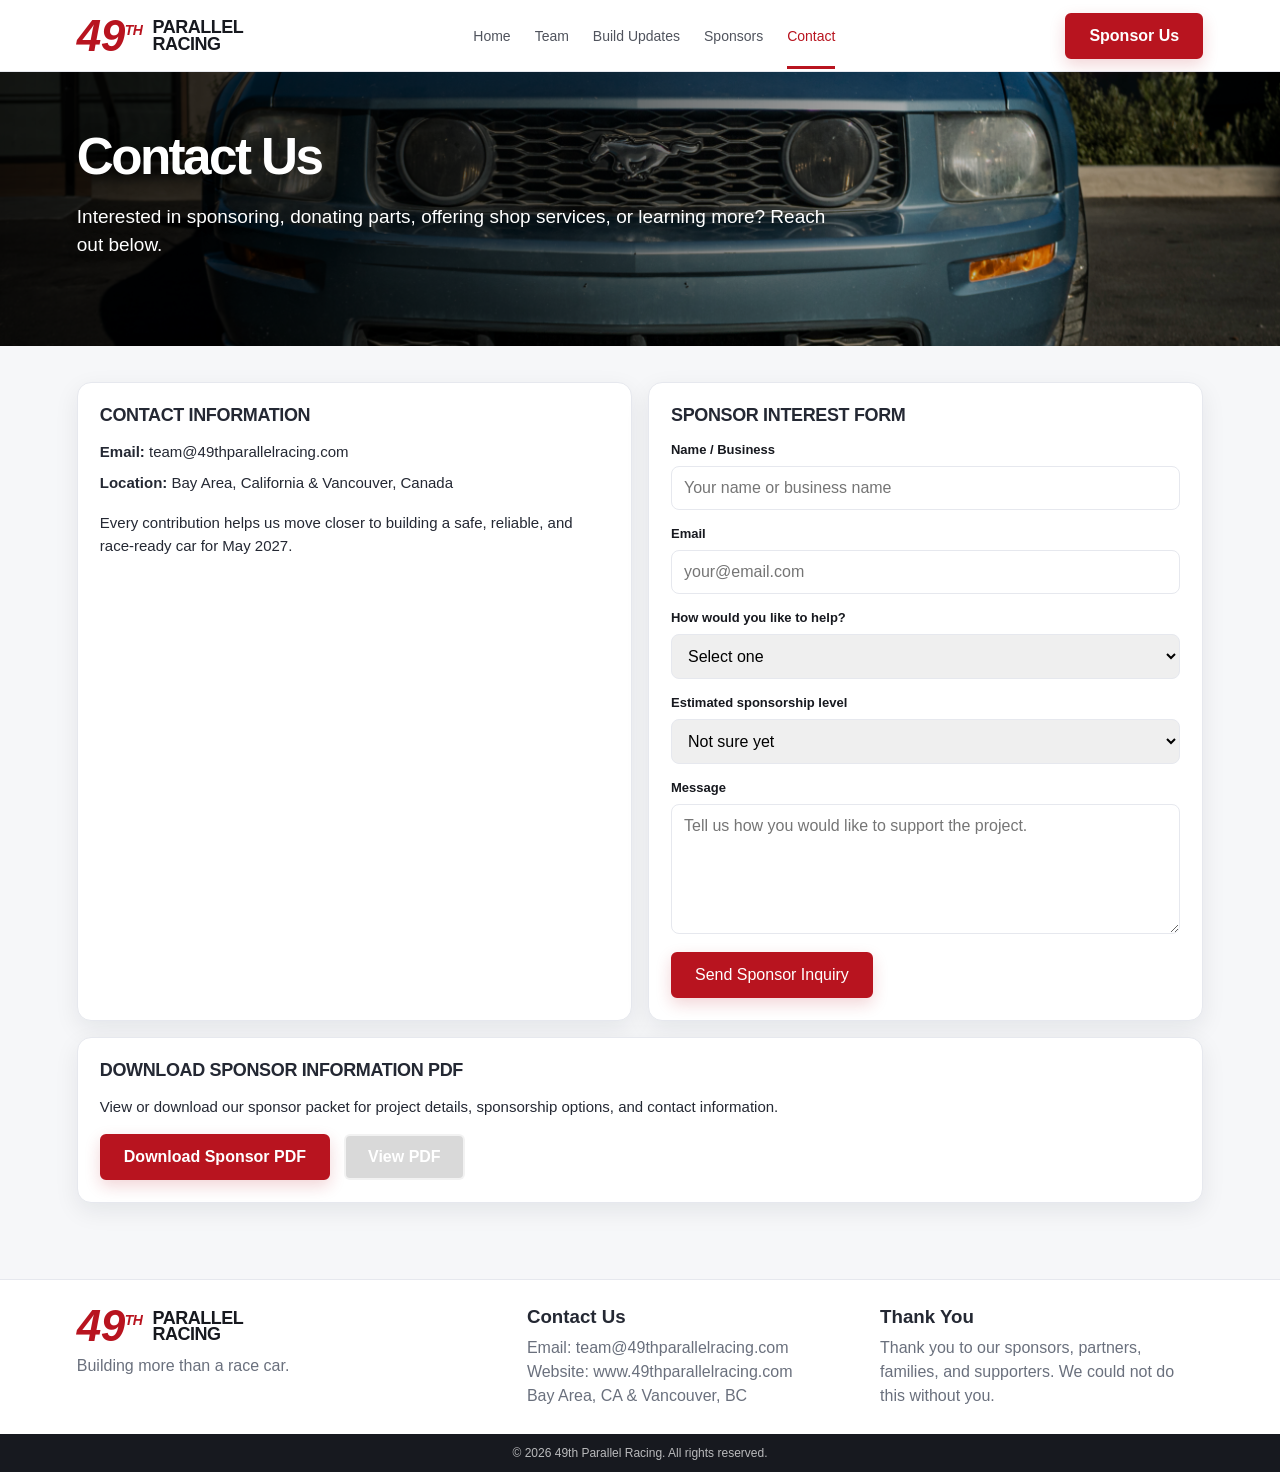
<file: contact.html>
<!DOCTYPE html>
<html lang="en">
<head>
  <meta charset="UTF-8" />
  <meta name="viewport" content="width=device-width, initial-scale=1.0" />
  <title>Contact | 49th Parallel Racing</title>
  <link rel="stylesheet" href="styles.css" />
  <link rel="icon" type="image/png" href="favicon.png">
  <link rel="apple-touch-icon" href="favicon.png">
</head>
<body>

<header class="nav">
  <a class="logo" href="index.html">
    <div class="logo-number">49<sup style="font-size:14px;">TH</sup></div>
    <div class="logo-text">PARALLEL<br>RACING</div>
  </a>
  <nav class="nav-links">
    <a href="index.html">Home</a>
    <a href="team.html">Team</a>
    <a href="updates.html">Build Updates</a>
    <a href="sponsors.html">Sponsors</a>
    <a href="contact.html" class="active">Contact</a>
  </nav>
  <a class="btn" href="contact.html">Sponsor Us</a>
</header>


<section class="hero small">
  <div class="hero-content">
    <h1>Contact Us</h1>
    <p>Interested in sponsoring, donating parts, offering shop services, or learning more? Reach out below.</p>
  </div>
</section>

<main class="wrap">
  <section class="page-grid">
    <div class="card half">
      <h2>Contact Information</h2>
      <p><strong>Email:</strong> team@49thparallelracing.com</p>
      <p style="margin-top:8px;"><strong>Location:</strong> Bay Area, California & Vancouver, Canada</p>
      <p style="margin-top:16px;">Every contribution helps us move closer to building a safe, reliable, and race-ready car for May 2027.</p>
    </div>

    <div class="card half form-box">
      <h2>Sponsor Interest Form</h2>
      <form action="https://formspree.io/f/mzdlzpkq" method="POST">
  <label>Name / Business</label>
  <input 
    type="text" 
    name="name" 
    placeholder="Your name or business name" 
    required 
  />

  <label>Email</label>
  <input 
    type="email" 
    name="email" 
    placeholder="your@email.com" 
    required 
  />

  <label>How would you like to help?</label>
  <select name="support_type" required>
    <option value="">Select one</option>
    <option value="Financial sponsorship">Financial sponsorship</option>
    <option value="Parts donation">Parts donation</option>
    <option value="Shop service / labor">Shop service / labor</option>
    <option value="Other">Other</option>
  </select>

  <label>Estimated sponsorship level</label>
  <select name="sponsorship_level">
    <option value="">Not sure yet</option>
    <option value="Bronze: $50-$250">Bronze: $50-$250</option>
    <option value="Silver: $250-$500">Silver: $250-$500</option>
    <option value="Gold: $500-$1,000+">Gold: $500-$1,000+</option>
    <option value="Shop Partner">Shop Partner</option>
  </select>

  <label>Message</label>
  <textarea 
    name="message" 
    placeholder="Tell us how you would like to support the project."
    required
  ></textarea>

  <!-- Simple spam trap: real users will not see this -->
  <input type="text" name="_gotcha" style="display:none">

  <button class="btn" type="submit">Send Sponsor Inquiry</button>
</form>
    </div>

    <div class="card wide">
  <h2>Download Sponsor Information PDF</h2>
  <p>
    View or download our sponsor packet for project details, sponsorship options, and contact information.
  </p>

  <div class="hero-actions" style="margin-top:16px;">
    <a class="btn" href="downloads/sponsor-packet.pdf" download>
      Download Sponsor PDF
    </a>

    <a class="btn secondary" href="downloads/sponsor-packet.pdf" target="_blank" rel="noopener noreferrer">
      View PDF
    </a>
  </div>
</div>
  </section>
</main>


<footer class="footer" id="contact">
  <div>
    <div class="logo">
      <div class="logo-number">49<sup style="font-size:14px;">TH</sup></div>
      <div class="logo-text">PARALLEL<br>RACING</div>
    </div>
    <p>Building more than a race car.</p>
  </div>
  <div>
    <h3>Contact Us</h3>
    <p>Email: team@49thparallelracing.com<br>Website: www.49thparallelracing.com<br>Bay Area, CA & Vancouver, BC</p>
  </div>
  <div>
    <h3>Thank You</h3>
    <p>Thank you to our sponsors, partners, families, and supporters. We could not do this without you.</p>
  </div>
</footer>
<div class="copyright">© 2026 49th Parallel Racing. All rights reserved.</div>

</body>
</html>
</file>
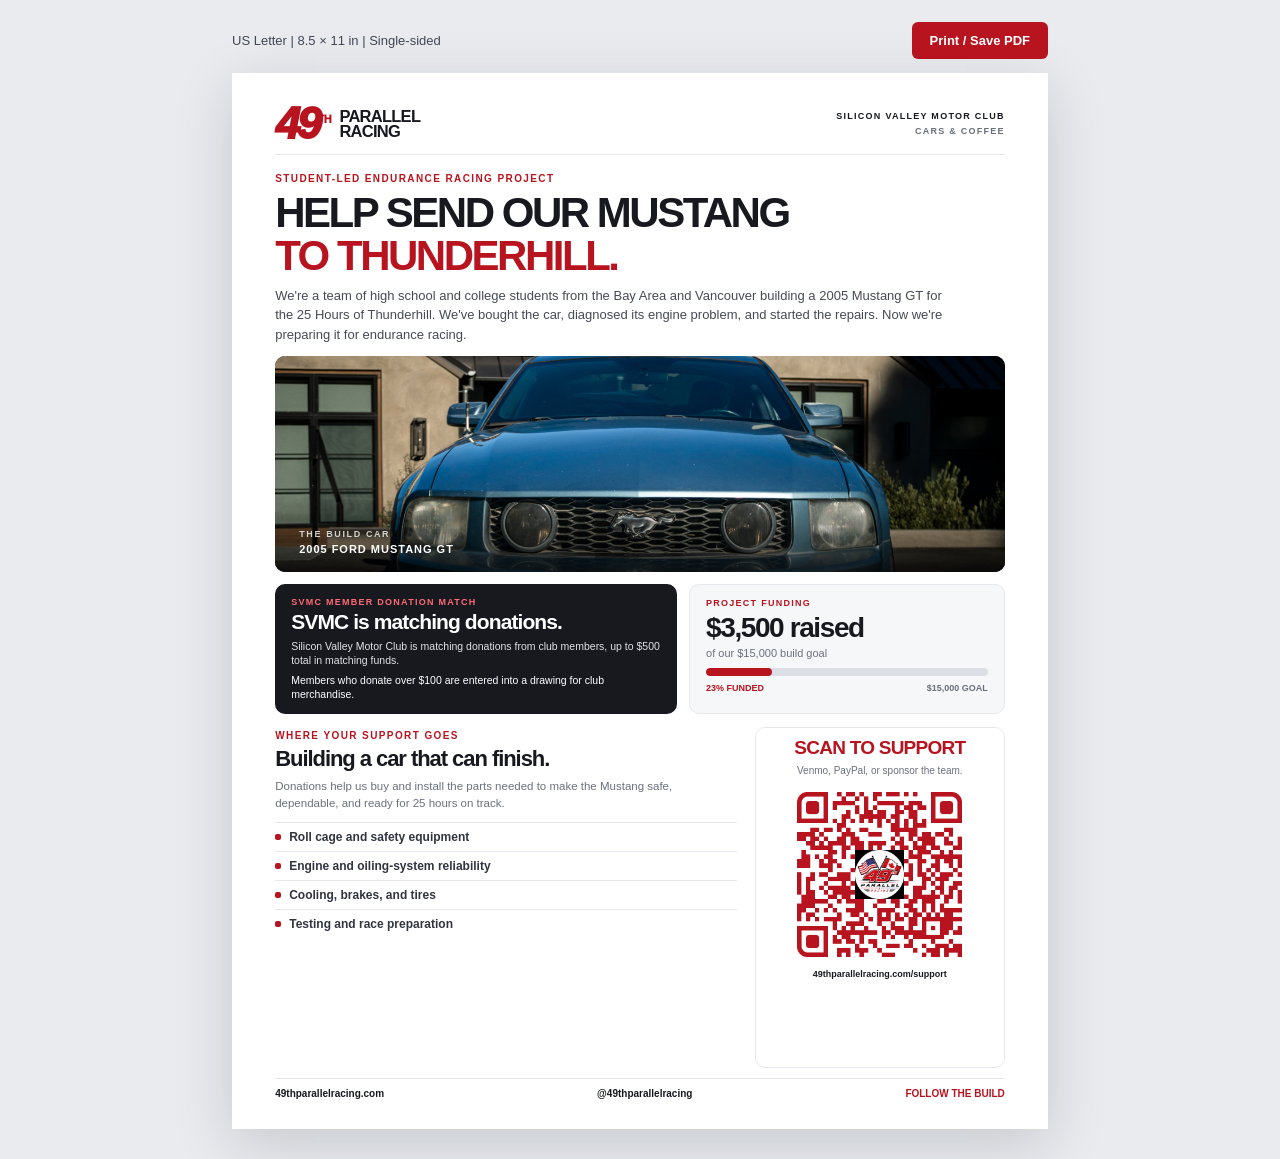
<file: flyer.html>
<!doctype html>
<html lang="en">
<head>
  <meta charset="utf-8">
  <meta name="viewport" content="width=device-width, initial-scale=1">
  <meta name="robots" content="noindex">

  <title>49th Parallel Racing | Printable Flyer</title>

  <link rel="stylesheet" href="styles.css">

  <style>
    :root {
      --red: #b8141f;
      --red-dark: #8f1019;
      --dark: #17191f;
      --text: #242833;
      --muted: #6a707d;
      --line: #e6e8ee;
      --bg: #f6f7f9;
      --soft-red: #fff1f2;
    }

    * {
      box-sizing: border-box;
    }

    html {
      -webkit-print-color-adjust: exact;
      print-color-adjust: exact;
    }

    body {
      margin: 0;
      background: #e9ebef;
      color: var(--text);
      font-family: Inter, Arial, Helvetica, sans-serif;
      -webkit-font-smoothing: antialiased;
    }

    /* PRINT CONTROLS */

    .flyer-controls {
      display: flex;
      max-width: 8.5in;
      align-items: center;
      justify-content: space-between;
      gap: 16px;
      margin: 22px auto 14px;
      color: #404755;
      font-size: 13px;
    }

    .flyer-controls p {
      margin: 0;
    }

    .flyer-controls button {
      border: none;
      background: var(--red);
      color: white;
      padding: 11px 18px;
      border-radius: 6px;
      font: 800 13px Inter, Arial, sans-serif;
      cursor: pointer;
    }

    /* LETTER-SIZE PAGE */

    .flyer-sheet {
      width: 8.5in;
      height: 11in;
      margin: 0 auto 30px;
      padding: .32in .45in .31in;
      background: white;
      box-shadow: 0 15px 55px rgba(23,25,31,.16);
      display: flex;
      flex-direction: column;
      overflow: hidden;
      gap: 0;
    }

    /* HEADER */

    .fl-top {
      display: flex;
      align-items: center;
      justify-content: space-between;
      gap: 16px;
      height: 51px;
      padding: 0 0 10px;
      flex: 0 0 auto;
      border-bottom: 1px solid var(--line);
    }

    .fl-brand {
      display: flex;
      gap: 8px;
      align-items: center;
      color: var(--dark);
      text-decoration: none;
      letter-spacing: -.03em;
    }

    .fl-brand-number {
      color: var(--red);
      font-size: 45px;
      font-style: italic;
      font-weight: 950;
      line-height: .85;
      letter-spacing: -.085em;
      white-space: nowrap;
    }

    .fl-brand-number sup {
      vertical-align: super;
      font-size: 11px;
      font-style: normal;
      letter-spacing: -.04em;
    }

    .fl-brand-name {
      font-size: 16.5px;
      font-weight: 900;
      line-height: .91;
      letter-spacing: -.045em;
    }

    .fl-event-label {
      color: var(--muted);
      font-size: 9px;
      line-height: 1.6;
      font-weight: 800;
      letter-spacing: .14em;
      text-align: right;
      text-transform: uppercase;
    }

    .fl-event-label b {
      color: var(--dark);
    }

    /* HEADLINE */

    .fl-intro {
      padding: 18px 0 12px;
      flex: 0 0 auto;
    }

    .fl-eyebrow {
      font-weight: 900;
      font-size: 10px;
      letter-spacing: .14em;
      color: var(--red);
      text-transform: uppercase;
    }

    .fl-intro h1 {
      margin: 7px 0 9px;
      font-size: 42px;
      line-height: 1.025;
      font-weight: 900;
      letter-spacing: -.059em;
      color: var(--dark);
    }

    .fl-intro h1 span {
      display: block;
      color: var(--red);
    }

    .fl-intro p {
      max-width: 680px;
      margin: 0;
      color: #454a55;
      font-size: 13px;
      line-height: 1.50;
      font-weight: 450;
    }

    /* MUSTANG PHOTOGRAPH */

.fl-photo {
  position: relative;
  flex: 0 0 auto;
  height: 2.25in;
  width: 100%;
  border-radius: 10px;
  overflow: hidden;
  background: #20242b;
}

.fl-photo img {
  display: block;
  width: 100%;
  height: 100%;
  object-fit: cover;
  object-position: 50% 24%;
}

    .fl-photo::after {
      content: "";
      position: absolute;
      bottom: 0;
      left: 0;
      right: 0;
      height: 70px;
      background: linear-gradient(
        0deg,
        rgba(0,0,0,.78) 0%,
        rgba(0,0,0,0) 100%
      );
      pointer-events: none;
    }

    .fl-photo-label {
      position: absolute;
      bottom: 17px;
      left: 24px;
      z-index: 1;
      color: white;
      font-size: 11px;
      font-weight: 900;
      letter-spacing: .09em;
      text-transform: uppercase;
    }

    .fl-photo-label small {
      display: block;
      margin-bottom: 4px;
      font-size: 9px;
      letter-spacing: .18em;
      color: rgba(255,255,255,.78);
    }

    /* FUNDING AND MATCH CARDS */

    .fl-details {
      display: grid;
      grid-template-columns: 1.12fr .88fr;
      gap: 12px;
      flex: 0 0 auto;
      margin-top: 12px;
    }

    .fl-match {
      background: var(--dark);
      color: white;
      border-radius: 10px;
      padding: 13px 16px;
      min-height: 120px;
    }

    .fl-match .fl-eyebrow {
      color: #ff6a76;
      font-size: 9px;
    }

    .fl-match h2 {
      margin: 4px 0 5px;
      font-size: 21px;
      letter-spacing: -.043em;
      line-height: 1.06;
      color: white;
    }

    .fl-match p {
      margin: 0;
      color: #e3e3e6;
      font-size: 10.5px;
      line-height: 1.34;
    }

    .fl-match .fl-prize {
      margin-top: 6px;
      color: white;
    }

    .fl-funding {
      padding: 13px 16px;
      border-radius: 10px;
      border: 1px solid var(--line);
      background: var(--bg);
      min-height: 120px;
    }

    .fl-funding .fl-eyebrow {
      font-size: 9px;
    }

    .fl-money {
      margin-top: 6px;
      font-size: 28px;
      font-weight: 900;
      line-height: 1;
      color: var(--dark);
      letter-spacing: -.05em;
    }

    .fl-funding p {
      margin: 5px 0 9px;
      font-size: 11px;
      color: var(--muted);
    }

    .fl-progress {
      background: #dce0e6;
      height: 8px;
      border-radius: 20px;
      overflow: hidden;
    }

    .fl-progress span {
      display: block;
      width: 23.3333%;
      height: 100%;
      background: var(--red);
      border-radius: 20px;
    }

    .fl-progress-caption {
      display: flex;
      justify-content: space-between;
      margin-top: 7px;
      font-weight: 800;
      font-size: 9px;
      color: var(--muted);
    }

    .fl-progress-caption strong {
      color: var(--red);
    }

    /* LOWER SECTION */

    .fl-bottom {
      display: grid;
      grid-template-columns: minmax(0, 1fr) 250px;
      gap: 18px;
      flex: 1 1 auto;
      min-height: 0;
      margin-top: 13px;
      padding-bottom: 10px;
    }

    .fl-what {
      padding-top: 3px;
    }

    .fl-what h2 {
      margin: 0 0 7px;
      color: var(--dark);
      font-size: 22px;
      line-height: 1.1;
      letter-spacing: -.048em;
      font-weight: 900;
    }

    .fl-what p {
      margin: 0 0 10px;
      font-size: 11.5px;
      line-height: 1.48;
      color: var(--muted);
    }

    .fl-what ul {
      list-style: none;
      padding: 0;
      margin: 0;
    }

    .fl-what li {
      display: flex;
      gap: 8px;
      align-items: center;
      padding: 7px 0;
      border-top: 1px solid var(--line);
      color: #303540;
      font-size: 12px;
      font-weight: 650;
    }

    .fl-what li::before {
      content: "";
      width: 6px;
      height: 6px;
      flex: 0 0 6px;
      border-radius: 2px;
      background: var(--red);
    }

    /* QR CODE CARD */

    .fl-cta {
      border: 1px solid var(--line);
      background: white;
      border-radius: 10px;
      padding: 9px 9px 8px;
      text-align: center;
      display: flex;
      flex-direction: column;
      align-items: center;
      justify-content: flex-start;
    }

    .fl-cta h2 {
      margin: 1px 0 6px;
      font-size: 19px;
      font-weight: 900;
      line-height: 1.07;
      letter-spacing: -.04em;
      color: var(--red);
    }

    .fl-cta p {
      margin: 0 0 5px;
      font-size: 10px;
      line-height: 1.4;
      color: var(--muted);
    }

    .fl-qr {
      width: 183px;
      height: 183px;
      display: block;
      object-fit: contain;
      image-rendering: auto;
      background: white;
    }

    .fl-qr-link {
      font-size: 9px;
      font-weight: 750;
      color: var(--dark);
      white-space: nowrap;
      margin-top: 3px;
    }

    /* FOOTER */

    .fl-footer {
      flex: 0 0 auto;
      border-top: 1px solid var(--line);
      padding-top: 9px;
      display: flex;
      align-items: center;
      justify-content: space-between;
      gap: 12px;
      color: var(--muted);
      font-size: 10px;
      font-weight: 700;
    }

    .fl-footer a {
      color: var(--dark);
      text-decoration: none;
    }

    .fl-footer .fl-footer-last {
      color: var(--red);
      font-weight: 900;
    }

    /* PRINT SETTINGS */

    @media print {
      @page {
        size: 8.5in 11in;
        margin: 0;
      }

      html,
      body {
        margin: 0 !important;
        padding: 0 !important;
        width: 8.5in;
        height: 11in;
        background: white !important;
      }

      .flyer-controls {
        display: none !important;
      }

      .flyer-sheet {
        margin: 0 !important;
        border: none !important;
        box-shadow: none !important;
        break-after: avoid !important;
        break-inside: avoid !important;
        page-break-after: avoid !important;
        page-break-inside: avoid !important;
      }

      a[href]::after {
        content: none !important;
      }
    }

    /* SCREEN PREVIEW */

    @media screen and (max-width: 870px) {
      .flyer-controls {
        margin-left: 18px;
        margin-right: 18px;
      }

      body {
        overflow-x: auto;
      }

      .flyer-sheet {
        margin-left: auto;
        margin-right: auto;
      }




      /* Show the entire Mustang photo without cropping */


/* FINAL MUSTANG IMAGE FIX */


/* MUSTANG HERO - ZOOMED OUT WITH BLURRED BACKGROUND */

.fl-photo {
  position: relative;
  width: 100%;
  height: 2.25in;
  overflow: hidden;
  border-radius: 14px;
  background: #17191f;
  isolation: isolate;
}

/* Blurred background fills the wide banner */
.fl-photo::before {
  content: "";
  position: absolute;
  inset: -20px;
  background: url("assets/mustang-front.jpg") center / cover no-repeat;
  filter: blur(18px) brightness(0.55);
  z-index: 0;
}

/* Entire original photo remains visible in the center */
.fl-photo > img {
  position: absolute !important;
  inset: 0;
  display: block !important;
  width: 100% !important;
  height: 100% !important;
  max-width: 100% !important;
  object-fit: contain !important;
  object-position: center !important;
  transform: none !important;
  z-index: 1;
}

/* Keep the caption readable */
.fl-photo::after {
  z-index: 2;
}

.fl-photo-label {
  position: absolute;
  z-index: 3;
}


    }
  </style>
</head>

<body>

  <!-- SCREEN-ONLY PRINT BUTTON -->

  <div class="flyer-controls">
    <p>US Letter | 8.5 × 11 in | Single-sided</p>

    <button type="button" onclick="window.print()">
      Print / Save PDF
    </button>
  </div>


  <!-- 8.5 × 11 FLYER -->

  <main class="flyer-sheet">

    <!-- HEADER -->

    <header class="fl-top">

      <a class="fl-brand" href="index.html">

        <span class="fl-brand-number">
          49<sup>TH</sup>
        </span>

        <span class="fl-brand-name">
          PARALLEL<br>RACING
        </span>

      </a>

      <div class="fl-event-label">
        <b>SILICON VALLEY MOTOR CLUB</b>
        <br>
        CARS &amp; COFFEE
      </div>

    </header>


    <!-- INTRODUCTION -->

    <section class="fl-intro">

      <div class="fl-eyebrow">
        Student-led endurance racing project
      </div>

      <h1>
        HELP SEND OUR MUSTANG
        <span>TO THUNDERHILL.</span>
      </h1>

      <p>
        We're a team of high school and college students from
        the Bay Area and Vancouver building a 2005 Mustang GT
        for the 25 Hours of Thunderhill. We've bought the car,
        diagnosed its engine problem, and started the repairs.
        Now we're preparing it for endurance racing.
      </p>

    </section>


    <!-- REAL MUSTANG PHOTOGRAPH -->

    <section class="fl-photo">

      <img
        src="assets/mustang-front.jpg"
        alt="49th Parallel Racing's 2005 Ford Mustang GT"
      >

      <div class="fl-photo-label">
        <small>THE BUILD CAR</small>
        2005 FORD MUSTANG GT
      </div>

    </section>


    <!-- MATCHING DONATIONS AND FUNDING -->

    <section class="fl-details">

      <div class="fl-match">

        <div class="fl-eyebrow">
          SVMC MEMBER DONATION MATCH
        </div>

        <h2>
          SVMC is matching donations.
        </h2>

        <p>
          Silicon Valley Motor Club is matching donations from
          club members, up to $500 total in matching funds.
        </p>

        <p class="fl-prize">
          Members who donate over $100 are entered into
          a drawing for club merchandise.
        </p>

      </div>


      <div class="fl-funding">

        <div class="fl-eyebrow">
          PROJECT FUNDING
        </div>

        <div class="fl-money">
          $3,500 raised
        </div>

        <p>
          of our $15,000 build goal
        </p>

        <div class="fl-progress">
          <span></span>
        </div>

        <div class="fl-progress-caption">
          <strong>23% FUNDED</strong>
          <span>$15,000 GOAL</span>
        </div>

      </div>

    </section>


    <!-- SUPPORT DETAILS AND QR -->

    <section class="fl-bottom">

      <div class="fl-what">

        <div
          class="fl-eyebrow"
          style="margin-bottom:6px"
        >
          WHERE YOUR SUPPORT GOES
        </div>

        <h2>
          Building a car that can finish.
        </h2>

        <p>
          Donations help us buy and install the parts needed
          to make the Mustang safe, dependable, and ready
          for 25 hours on track.
        </p>

        <ul>
          <li>Roll cage and safety equipment</li>
          <li>Engine and oiling-system reliability</li>
          <li>Cooling, brakes, and tires</li>
          <li>Testing and race preparation</li>
        </ul>

      </div>


      <div class="fl-cta">

        <h2>
          SCAN TO SUPPORT
        </h2>

        <p>
          Venmo, PayPal, or sponsor the team.
        </p>

        <!-- YOUR ORIGINAL QR CODE -->

        <a
          href="https://49thparallelracing.com/support"
          aria-label="Open 49th Parallel Racing support page"
        >

          <img
            class="fl-qr"
            src="assets/qr-code.png"
            alt="qr-code"
          >

        </a>

        <div class="fl-qr-link">
          49thparallelracing.com/support
        </div>

      </div>

    </section>


    <!-- FOOTER -->

    <footer class="fl-footer">

      <a href="https://49thparallelracing.com">
        49thparallelracing.com
      </a>

      <a
        href="https://www.instagram.com/49thparallelracing/"
      >
        @49thparallelracing
      </a>

      <span class="fl-footer-last">
        FOLLOW THE BUILD
      </span>

    </footer>

  </main>

</body>
</html>
</file>
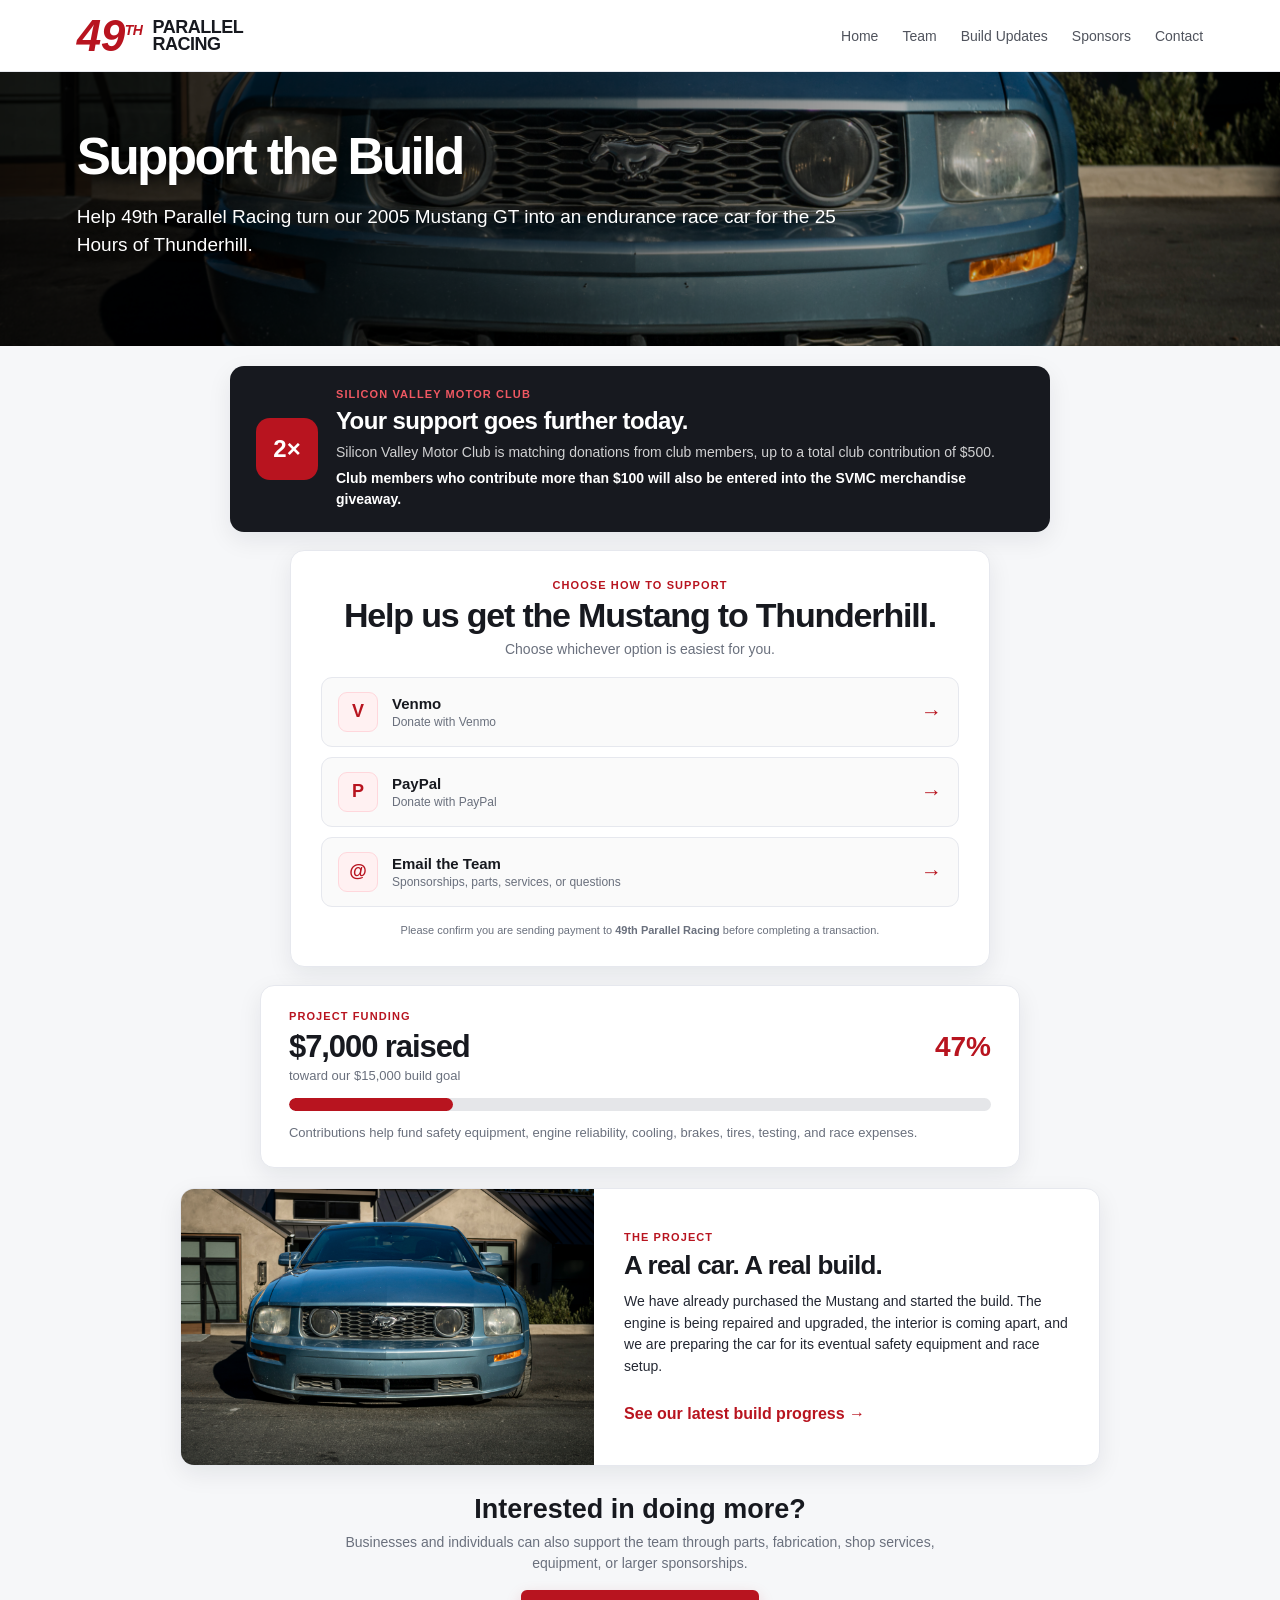
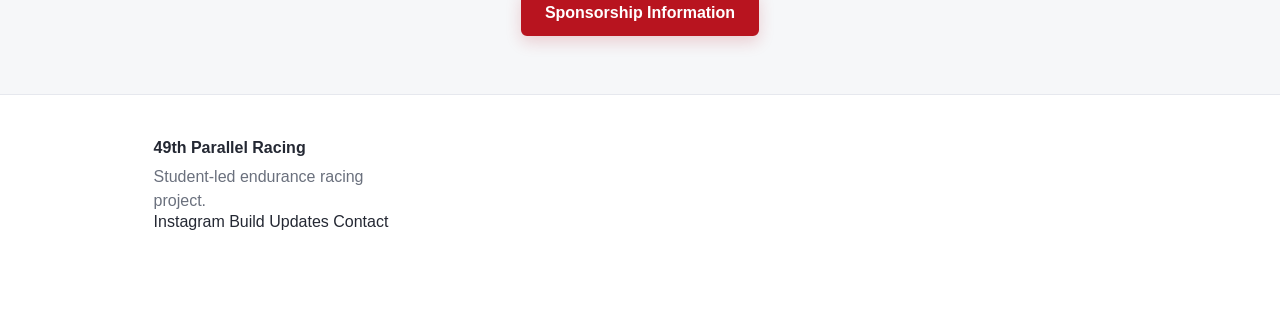
<file: support.html>
<!DOCTYPE html>
<html lang="en">

<head>
  <meta charset="UTF-8">

  <meta
    name="viewport"
    content="width=device-width, initial-scale=1.0"
  >

  <title>Support the Build | 49th Parallel Racing</title>

  <meta
    name="description"
    content="Support 49th Parallel Racing and help us build our 2005 Mustang GT for the 25 Hours of Thunderhill."
  >

  <link rel="stylesheet" href="styles.css">
</head>


<body>


<!-- =========================================
     NAVIGATION
========================================== -->

<header class="nav">

  <a class="logo" href="index.html">

    <div class="logo-number">
      49<sup style="font-size:14px;">TH</sup>
    </div>

    <div class="logo-text">
      PARALLEL<br>RACING
    </div>

  </a>


  <nav class="nav-links">

    <a href="index.html">Home</a>

    <a href="team.html">Team</a>

    <a href="updates.html">Build Updates</a>

    <a href="sponsors.html">Sponsors</a>

    <a href="contact.html">Contact</a>

  </nav>

</header>



<!-- =========================================
     HERO
========================================== -->

<section class="hero small support-hero">

  <div class="hero-content">

    <h1>Support the Build</h1>

    <p>
      Help 49th Parallel Racing turn our 2005 Mustang GT
      into an endurance race car for the 25 Hours of Thunderhill.
    </p>

  </div>

</section>



<!-- =========================================
     MAIN SUPPORT PAGE
========================================== -->

<main class="wrap support-page">


  <!-- SVMC MATCH -->

  <section class="support-match-card">

    <div class="support-match-icon">
      2×
    </div>

    <div>

      <span class="support-eyebrow">
        SILICON VALLEY MOTOR CLUB
      </span>

      <h2>Your support goes further today.</h2>

      <p>
        Silicon Valley Motor Club is matching donations from club members,
        up to a total club contribution of $500.
      </p>

      <p class="support-prize-note">
        Club members who contribute more than $100 will also be entered
        into the SVMC merchandise giveaway.
      </p>

    </div>

  </section>



  <!-- PAYMENT PANEL -->

  <section class="support-payment-card">

    <div class="support-payment-heading">

      <span class="support-eyebrow">
        CHOOSE HOW TO SUPPORT
      </span>

      <h2>Help us get the Mustang to Thunderhill.</h2>

      <p>
        Choose whichever option is easiest for you.
      </p>

    </div>



    <div class="support-buttons">


      <!-- VENMO -->

      <button
        class="support-button venmo-button"
        type="button"
        onclick="openPayment('https://venmo.com/the49thparallelracing')"
      >

        <span class="support-button-icon">
          V
        </span>

        <span class="support-button-copy">

          <strong>Venmo</strong>

          <small>
            Donate with Venmo
          </small>

        </span>

        <span class="support-arrow">
          →
        </span>

      </button>



      <!-- PAYPAL -->

      <button
        class="support-button paypal-button"
        type="button"
        onclick="openPayment('https://paypal.me/49thparallelracing')"
      >

        <span class="support-button-icon">
          P
        </span>

        <span class="support-button-copy">

          <strong>PayPal</strong>

          <small>
            Donate with PayPal
          </small>

        </span>

        <span class="support-arrow">
          →
        </span>

      </button>



      <!-- EMAIL -->

      <a
        class="support-button email-button"
        href="mailto:YOUR_EMAIL?subject=49th%20Parallel%20Racing%20Support"
      >

        <span class="support-button-icon">
          @
        </span>

        <span class="support-button-copy">

          <strong>Email the Team</strong>

          <small>
            Sponsorships, parts, services, or questions
          </small>

        </span>

        <span class="support-arrow">
          →
        </span>

      </a>


    </div>


    <p class="support-secure-note">
      Please confirm you are sending payment to
      <strong>49th Parallel Racing</strong>
      before completing a transaction.
    </p>

  </section>



  <!-- PROJECT PROGRESS -->

  <section class="support-progress-card">

    <div class="support-progress-header">

      <div>

        <span class="support-eyebrow">
          PROJECT FUNDING
        </span>

        <h2>$7,000 raised</h2>

        <p>
          toward our $15,000 build goal
        </p>

      </div>


      <div class="support-progress-percent">
        47%
      </div>

    </div>


    <div class="support-progress-track">

      <div
        class="support-progress-fill"
        style="width:23.3%;"
      ></div>

    </div>


    <p class="support-progress-description">
      Contributions help fund safety equipment, engine reliability,
      cooling, brakes, tires, testing, and race expenses.
    </p>

  </section>



  <!-- WHAT THEY'RE SUPPORTING -->

  <section class="support-project-card">

    <img
      src="assets/mustang-front.jpg"
      alt="49th Parallel Racing 2005 Mustang GT"
    >


    <div class="support-project-copy">

      <span class="support-eyebrow">
        THE PROJECT
      </span>

      <h2>A real car. A real build.</h2>

      <p>
        We have already purchased the Mustang and started the build.
        The engine is being repaired and upgraded, the interior is
        coming apart, and we are preparing the car for its eventual
        safety equipment and race setup.
      </p>


      <a
        class="red-link"
        href="updates.html"
      >
        See our latest build progress →
      </a>

    </div>

  </section>



  <!-- BOTTOM CONTACT -->

  <section class="support-bottom">

    <h2>Interested in doing more?</h2>

    <p>
      Businesses and individuals can also support the team through
      parts, fabrication, shop services, equipment, or larger sponsorships.
    </p>

    <a
      class="btn"
      href="contact.html"
    >
      Sponsorship Information
    </a>

  </section>


</main>



<!-- =========================================
     FOOTER
========================================== -->

<footer class="footer">

  <div class="wrap footer-grid">

    <div>
      <strong>49th Parallel Racing</strong>
      <p>
        Student-led endurance racing project.
      </p>
    </div>


    <div>

      <a
        href="https://www.instagram.com/49thparallelracing/"
        target="_blank"
        rel="noopener noreferrer"
      >
        Instagram
      </a>

      <a href="updates.html">
        Build Updates
      </a>

      <a href="contact.html">
        Contact
      </a>

    </div>

  </div>

</footer>



<!-- =========================================
     PAYMENT LINK BEHAVIOR
========================================== -->

<script>

  function openPayment(url) {

    const isMobile =
      /Android|iPhone|iPad|iPod/i.test(
        navigator.userAgent
      );


    /*
      MOBILE:
      Use the regular HTTPS payment link.

      If the payment service/app supports the link and
      the app is installed, the phone may open the app.

      If not, the website opens normally.
    */

    if (isMobile) {

      window.location.href = url;

    }


    /*
      DESKTOP:
      Open the payment page in a new tab so the user
      does not lose the 49th Parallel Racing page.
    */

    else {

      window.open(
        url,
        "_blank",
        "noopener,noreferrer"
      );

    }

  }

</script>


</body>
</html>
</file>
<file: styles.css>
:root {
  --red: #b8141f;
  --red-dark: #8f1019;
  --dark: #17191f;
  --text: #242833;
  --muted: #6a707d;
  --line: #e6e8ee;
  --card: #ffffff;
  --bg: #f6f7f9;
  --soft-red: #fff1f2;
  --shadow: 0 8px 24px rgba(15, 23, 42, 0.08);
  --radius: 14px;
  --max: 1180px;
}

* { box-sizing: border-box; }

html { scroll-behavior: smooth; }

body {
  margin: 0;
  font-family: Inter, Arial, Helvetica, sans-serif;
  background: var(--bg);
  color: var(--text);
}

a { color: inherit; text-decoration: none; }

img { max-width: 100%; display: block; }

.nav {
  height: 72px;
  background: #fff;
  display: flex;
  align-items: center;
  justify-content: space-between;
  padding: 0 6vw;
  border-bottom: 1px solid var(--line);
  position: sticky;
  top: 0;
  z-index: 10;
}

.logo {
  display: flex;
  align-items: center;
  gap: 10px;
  font-weight: 900;
  letter-spacing: -0.03em;
  line-height: 0.9;
}

.logo-number {
  font-size: 44px;
  color: var(--red);
  font-style: italic;
}

.logo-text {
  font-size: 18px;
  color: var(--dark);
}

.nav-links {
  display: flex;
  gap: 24px;
  align-items: center;
  font-size: 14px;
}

.nav-links a {
  color: #1f2430;
  opacity: 0.82;
  padding: 26px 0 22px;
  border-bottom: 3px solid transparent;
}

.nav-links a:hover,
.nav-links a.active {
  color: var(--red);
  opacity: 1;
  border-bottom-color: var(--red);
}

.btn {
  background: var(--red);
  color: white;
  padding: 12px 22px;
  border-radius: 6px;
  font-weight: 800;
  display: inline-block;
  border: 2px solid var(--red);
  box-shadow: 0 6px 16px rgba(184, 20, 31, 0.18);
  transition: transform 0.15s ease, background 0.15s ease;
}

.btn:hover {
  background: var(--red-dark);
  border-color: var(--red-dark);
  transform: translateY(-1px);
}

.btn.secondary {
  background: rgba(0,0,0,0.15);
  border-color: rgba(255,255,255,0.65);
  box-shadow: none;
}

.btn.light {
  background: white;
  color: var(--red);
  border-color: white;
}

.hero {
  min-height: 390px;
  position: relative;
  display: flex;
  align-items: center;
  padding: 60px 6vw;
  color: white;
  overflow: hidden;
  background:
    linear-gradient(90deg, rgba(0,0,0,0.84) 0%, rgba(0,0,0,0.58) 40%, rgba(0,0,0,0.10) 78%),
    url('assets/lemons2.jpg') center/cover;
}

.hero.small {
  min-height: 260px;
}

.hero-content {
  max-width: 560px;
  position: relative;
  z-index: 2;
}

.hero h1 {
  font-size: clamp(42px, 5vw, 72px);
  line-height: 0.96;
  margin: 0 0 22px;
  letter-spacing: -0.05em;
}

.hero.small h1 {
  font-size: clamp(38px, 4vw, 58px);
}

.hero p {
  font-size: 19px;
  line-height: 1.45;
  margin: 0 0 28px;
  color: rgba(255,255,255,0.9);
}

.hero-actions {
  display: flex;
  gap: 14px;
  flex-wrap: wrap;
}

.wrap {
  width: min(var(--max), calc(100% - 12vw));
  margin: 0 auto;
  padding: 18px 0 54px;
}

.snapshot {
  display: grid;
  grid-template-columns: repeat(6, 1fr);
  gap: 0;
  background: white;
  border: 1px solid var(--line);
  border-radius: var(--radius);
  box-shadow: var(--shadow);
  overflow: hidden;
  margin-top: -42px;
  position: relative;
  z-index: 4;
}

.snap-item {
  padding: 22px 18px;
  border-right: 1px solid var(--line);
  display: flex;
  gap: 12px;
  align-items: center;
}

.snap-item:last-child { border-right: none; }

.snap-icon {
  font-size: 25px;
  color: var(--red);
  flex: 0 0 auto;
}

.label {
  font-size: 11px;
  font-weight: 900;
  letter-spacing: 0.08em;
  color: var(--dark);
  text-transform: uppercase;
  margin-bottom: 4px;
}

.snap-item p {
  margin: 0;
  color: var(--text);
  font-size: 13px;
  line-height: 1.25;
}

.grid {
  display: grid;
  grid-template-columns: repeat(12, 1fr);
  gap: 16px;
  margin-top: 16px;
}

.card {
  background: var(--card);
  border: 1px solid var(--line);
  border-radius: var(--radius);
  box-shadow: var(--shadow);
  padding: 22px;
}

.card h2, .section h2 {
  margin: 0 0 14px;
  font-size: 18px;
  text-transform: uppercase;
  letter-spacing: -0.02em;
}

.card p, .section p {
  color: var(--text);
  line-height: 1.55;
  margin: 0;
  font-size: 15px;
}

.about { grid-column: span 4; }
.why { grid-column: span 8; }

.why-grid {
  display: grid;
  grid-template-columns: repeat(5, 1fr);
  gap: 14px;
  text-align: center;
}

.why-box {
  border-left: 1px solid var(--line);
  padding: 8px 10px;
}

.why-box:first-child { border-left: none; }

.why-icon {
  width: 41px;
  height: 41px;
  color: var(--red);
  margin: 4px auto 18px;
  display: flex;
  align-items: center;
  justify-content: center;
}

.why-icon svg {
  width: 46px;
  height: 46px;
  stroke-width: 1.9;
}

.why-box strong {
  display: block;
  font-size: 13px;
  margin-bottom: 6px;
}

.why-box span {
  color: var(--muted);
  font-size: 12px;
  line-height: 1.35;
  display: block;
}

.team { grid-column: span 4; }
.plan { grid-column: span 5; }
.funding { grid-column: span 3; }

.team-grid {
  display: grid;
  grid-template-columns: repeat(4, 1fr);
  gap: 12px;
}

.person {
  background: #f8f9fb;
  border: 1px solid var(--line);
  border-radius: 10px;
  overflow: hidden;
  text-align: center;
}

.avatar {
  height: 110px;
  background: linear-gradient(135deg, #d8dce5, #f1f2f5);
  overflow: hidden;
  display: flex;
  align-items: center;
  justify-content: center;
}

.avatar img,
.team-img {
  width: 100%;
  height: 100%;
  object-fit: cover;
}

/* Individual image positioning */
/* Individual team image crops */

.max-img {
  transform: scale(1.15) translateY(5%);
}

.xavier-img {
  transform: scale(2.5) translate(-7%, 18%);
}

.thomas-img {
  transform: scale(2.6) translate(-7%, -1%);
}

.adam-img {
  transform: scale(1) translateY(0%);
}

.person strong {
  display: block;
  font-size: 12px;
  margin-top: 8px;
}

.person span {
  display: block;
  color: var(--red);
  font-size: 10px;
  font-weight: 800;
  margin: 3px 0 8px;
}

.timeline {
  display: grid;
  grid-template-columns: repeat(4, 1fr);
  gap: 10px;
  position: relative;
  margin-top: 18px;
}

.phase {
  border: 1px solid var(--line);
  border-radius: 10px;
  padding: 14px 10px;
  text-align: center;
  background: #fff;
}

.phase small {
  color: var(--red);
  font-weight: 900;
  display: block;
  margin-bottom: 6px;
}

.phase strong {
  font-size: 13px;
  display: block;
  margin-bottom: 4px;
}

.phase span {
  color: var(--muted);
  font-size: 11px;
  line-height: 1.35;
  display: block;
}

.amount {
  font-size: 24px;
  font-weight: 900;
  color: var(--red);
  margin: 8px 0 6px;
}

.progress-track {
  width: 100%;
  height: 15px;
  background: #dde0e6;
  border-radius: 999px;
  overflow: hidden;
  margin: 12px 0;
}

.progress-fill {
  height: 100%;
  width: var(--progress, 0%);
  background: linear-gradient(90deg, var(--red), #e64b55);
}

.sponsor-table { grid-column: span 5; overflow-x: auto; }

table {
  width: 100%;
  border-collapse: collapse;
  font-size: 12px;
  margin-top: 8px;
}

th, td {
  border: 1px solid var(--line);
  padding: 8px 7px;
  text-align: center;
}

th {
  background: var(--red);
  color: white;
  text-transform: uppercase;
  font-size: 11px;
}

td:first-child {
  text-align: left;
  font-weight: 700;
  color: #333;
}

.partners { grid-column: span 4; }

.partner-logos {
  display: grid;
  grid-template-columns: repeat(3, 1fr);
  gap: 12px;
  margin-top: 16px;
}

.partner-logo {
  min-height: 54px;
  border: 1px solid var(--line);
  border-radius: 10px;
  display: flex;
  align-items: center;
  justify-content: center;
  color: var(--muted);
  font-weight: 900;
  background: #fafafa;
  text-align: center;
  padding: 8px;
}

.follow { grid-column: span 3; }

.socials {
  display: grid;
  gap: 12px;
  margin-top: 16px;
}

.social {
  display: flex;
  align-items: center;
  gap: 10px;
  color: var(--text);
  font-size: 14px;
}

.social svg {
  width: 20px;
  height: 20px;
  color: var(--red);
  stroke-width: 2;
  flex-shrink: 0;
}

.red-link {
  color: var(--red);
  font-weight: 800;
  display: inline-block;
  margin-top: 14px;
}

.section {
  margin-top: 18px;
}

.page-grid {
  display: grid;
  grid-template-columns: repeat(12, 1fr);
  gap: 16px;
  margin-top: 18px;
}

.wide { grid-column: span 12; }
.half { grid-column: span 6; }
.third { grid-column: span 4; }
.two-third { grid-column: span 8; }

.update-card {
  display: grid;
  grid-template-columns: 170px 1fr;
  gap: 18px;
  align-items: stretch;
}

.update-date {
  background: var(--soft-red);
  border: 1px solid #ffd7dc;
  border-radius: 12px;
  padding: 16px;
  color: var(--red);
  font-weight: 900;
  display: flex;
  align-items: center;
  justify-content: center;
  text-align: center;
  min-height: 130px;
}

/* added manually for instagram mention on update page 6/23 */
.instagram-note {
  display: flex;
  align-items: center;
  gap: 10px;
  background: white;
  border: 1px solid var(--line);
  border-left: 4px solid var(--red);
  border-radius: 12px;
  box-shadow: var(--shadow);
  padding: 14px 16px;
  margin: 18px 0 16px;
  color: var(--text);
  font-size: 14px;
  line-height: 1.45;
}

.instagram-note svg {
  width: 20px;
  height: 20px;
  color: var(--red);
  flex-shrink: 0;
}

.instagram-note strong {
  color: var(--red);
}

.instagram-note a {
  color: var(--red);
  text-decoration: none;
}

.instagram-note a:hover {
  text-decoration: underline;
}

.form-box input,
.form-box textarea,
.form-box select {
  width: 100%;
  border: 1px solid var(--line);
  border-radius: 8px;
  padding: 12px;
  margin: 8px 0 14px;
  font: inherit;
}

.form-box label {
  font-size: 13px;
  font-weight: 800;
  color: var(--dark);
}

.form-box textarea { min-height: 130px; resize: vertical; }

.footer {
  margin-top: 22px;
  padding: 26px 6vw;
  background: white;
  border-top: 1px solid var(--line);
  display: grid;
  grid-template-columns: 1.3fr 1fr 1fr;
  gap: 30px;
  align-items: start;
}

.footer p {
  margin: 8px 0 0;
  color: var(--muted);
  line-height: 1.5;
}

.footer h3 { margin: 0 0 8px; }

.copyright {
  background: var(--dark);
  color: rgba(255,255,255,0.7);
  text-align: center;
  padding: 12px;
  font-size: 12px;
}

@media (max-width: 1050px) {
  .nav-links { display: none; }
  .snapshot { grid-template-columns: repeat(2, 1fr); }
  .snap-item { border-right: none; border-bottom: 1px solid var(--line); }
  .about, .why, .team, .plan, .funding, .sponsor-table, .partners, .follow,
  .wide, .half, .third, .two-third { grid-column: span 12; }
  .why-grid { grid-template-columns: repeat(2, 1fr); }
  .timeline { grid-template-columns: repeat(2, 1fr); }
  .footer { grid-template-columns: 1fr; }
}

@media (max-width: 600px) {
  .nav { padding: 0 18px; }
  .logo-number { font-size: 34px; }
  .logo-text { font-size: 14px; }
  .hero { padding: 42px 18px 80px; }
  .wrap { width: calc(100% - 36px); padding: 16px 0 40px; }
  .snapshot { grid-template-columns: 1fr; }
  .why-grid, .timeline, .team-grid, .partner-logos, .update-card { grid-template-columns: 1fr; }
  .hero-actions { flex-direction: column; }
}

/* ================================
   Team Page
================================ */

.team-hero {
  background:
    linear-gradient(135deg, rgba(8, 11, 18, 0.92), rgba(8, 11, 18, 0.72)),
    url("assets/hero-car.jpg") center/cover;
  color: white;
  padding: 95px 0 75px;
}

.team-hero h1 {
  max-width: 850px;
  font-size: clamp(42px, 6vw, 76px);
  line-height: 0.95;
  letter-spacing: -2px;
  margin: 0 0 22px;
}

.team-hero p {
  max-width: 780px;
  font-size: 18px;
  line-height: 1.7;
  color: rgba(255, 255, 255, 0.82);
}

.team-intro {
  display: grid;
  grid-template-columns: 1.4fr 0.8fr;
  gap: 28px;
  align-items: stretch;
  padding: 70px 0 30px;
}

.team-intro h2 {
  font-size: clamp(30px, 4vw, 48px);
  margin-bottom: 16px;
}

.team-intro p {
  color: var(--muted);
  line-height: 1.7;
  font-size: 16px;
}

.team-intro-card {
  background: white;
  border: 1px solid rgba(20, 24, 34, 0.08);
  border-radius: 24px;
  padding: 28px;
  box-shadow: 0 18px 45px rgba(20, 24, 34, 0.08);
  display: flex;
  flex-direction: column;
  justify-content: center;
}

.team-intro-card svg {
  width: 42px;
  height: 42px;
  color: var(--red);
  margin-bottom: 18px;
}

.team-intro-card strong {
  font-size: 22px;
  line-height: 1.2;
  margin-bottom: 12px;
}

.team-intro-card span {
  color: var(--muted);
  line-height: 1.6;
}

.team-members-large {
  display: grid;
  gap: 34px;
  padding: 45px 0 70px;
}

.team-member-large {
  display: grid;
  grid-template-columns: 0.9fr 1.1fr;
  gap: 34px;
  align-items: center;
  background: white;
  border: 1px solid rgba(20, 24, 34, 0.08);
  border-radius: 28px;
  padding: 22px;
  box-shadow: 0 18px 50px rgba(20, 24, 34, 0.08);
}

.team-member-large.reverse {
  grid-template-columns: 1.1fr 0.9fr;
}

.team-member-large.reverse .member-photo {
  order: 2;
}

.member-photo {
  height: 390px;
  border-radius: 22px;
  overflow: hidden;
  background: #f1f2f5;
}

.member-photo img {
  width: 100%;
  height: 100%;
  object-fit: contain;
  transform-origin: center center;
  background: #f1f2f5;
}

.member-info {
  padding: 22px;
}

.member-role {
  color: var(--red);
  font-weight: 800;
  text-transform: uppercase;
  letter-spacing: 0.08em;
  font-size: 13px;
  margin-bottom: 10px;
}

.member-info h2 {
  font-size: clamp(34px, 4vw, 54px);
  margin: 0 0 16px;
}

.member-info p {
  color: var(--muted);
  line-height: 1.75;
  margin-bottom: 14px;
}

/* Individual team page image adjustments */
.max-team-page {
  transform: scale(1.65) translateY(11.5%);

}

.xavier-team-page {
    transform: scale(2.4) translate(-3.5%, 15%);

}

.thomas-team-page {
  transform: scale(2.5) translate(-4%, 0%);
}

.adam-team-page {
  transform: scale(3) translate(2%, 20%);
}

.parker-team-page {
  transform: scale(1.3) translate(0%, 9.2%);
}

.friendship-section {
  padding: 30px 0 75px;
}

.centered {
  text-align: center;
  max-width: 780px;
  margin-left: auto;
  margin-right: auto;
}

.friendship-grid {
  display: grid;
  grid-template-columns: repeat(4, 1fr);
  gap: 18px;
  margin-top: 34px;
}

.friendship-card {
  background: white;
  border: 1px solid rgba(20, 24, 34, 0.08);
  border-radius: 22px;
  padding: 26px;
  box-shadow: 0 14px 38px rgba(20, 24, 34, 0.06);
}

.friendship-card svg {
  width: 34px;
  height: 34px;
  color: var(--red);
  margin-bottom: 16px;
}

.friendship-card h3 {
  margin-bottom: 10px;
}

.friendship-card p {
  color: var(--muted);
  line-height: 1.6;
  font-size: 15px;
}

.team-cta {
  background:
    linear-gradient(135deg, rgba(184, 20, 31, 0.96), rgba(120, 12, 22, 0.96));
  color: white;
  border-radius: 30px;
  padding: 48px;
  margin-bottom: 80px;
  box-shadow: 0 20px 60px rgba(184, 20, 31, 0.25);
}

.team-cta h2 {
  font-size: clamp(32px, 4vw, 52px);
  margin-bottom: 14px;
}

.team-cta p {
  max-width: 780px;
  color: rgba(255, 255, 255, 0.84);
  line-height: 1.7;
  margin-bottom: 24px;
}

.team-cta .btn {
  background: white;
  color: var(--red);
}

.team-cta .red-link {
  color: white;
}

.cta-buttons {
  display: flex;
  gap: 18px;
  align-items: center;
  flex-wrap: wrap;
}

.center-button {
  display: flex;
  justify-content: center;
  margin-top: 28px;
}

/* Mobile adjustments */
@media (max-width: 900px) {
  .team-intro {
    grid-template-columns: 1fr;
  }

  .team-member-large,
  .team-member-large.reverse {
    grid-template-columns: 1fr;
  }

  .team-member-large.reverse .member-photo {
    order: 0;
  }

  .member-photo {
    height: 330px;
  }

  .friendship-grid {
    grid-template-columns: repeat(2, 1fr);
  }
}

@media (max-width: 600px) {
  .team-hero {
    padding: 75px 0 55px;
  }

  .team-member-large {
    padding: 14px;
  }

  .member-info {
    padding: 14px;
  }

  .member-photo {
    height: 280px;
  }

  .friendship-grid {
    grid-template-columns: 1fr;
  }

  .team-cta {
    padding: 32px 24px;
    border-radius: 22px;
  }
}


/* ================================
   Final cleanup after team page update
   Keeps original homepage sizing while adding the new Team page
================================ */

/* Keep the page selection bar simple and consistent */
.nav .logo {
  flex: 0 0 auto;
}

.nav-links {
  display: flex;
  gap: 24px;
  align-items: center;
  font-size: 14px;
}

.nav-links a {
  color: #1f2430;
  opacity: 0.78;
  padding: 26px 0 22px;
  border-bottom: 3px solid transparent;
  font-weight: 500;
}

.nav-links a:hover,
.nav-links a.active {
  color: var(--red);
  opacity: 1;
  border-bottom-color: var(--red);
}

.nav-button {
  display: none;
}

button.btn {
  cursor: pointer;
  font: inherit;
}

/* Clean Lucide icons in the homepage snapshot row */
.snap-icon {
  width: 34px;
  height: 34px;
  border-radius: 10px;
  background: var(--soft-red);
  color: var(--red);
  display: flex;
  align-items: center;
  justify-content: center;
  flex: 0 0 34px;
  font-size: 0;
}

.snap-icon svg {
  width: 19px;
  height: 19px;
  stroke-width: 2.2;
}

/* Clean Lucide icons in Why This Matters */
.why-icon {
  width: 64px;
  height: 64px;
  color: var(--red);
  background: rgba(184, 20, 31, 0.07);
  border-radius: 999px;
  margin: 4px auto 16px;
  display: flex;
  align-items: center;
  justify-content: center;
}

.why-icon svg {
  width: 34px;
  height: 34px;
  stroke-width: 2;
}

.team-intro-card i,
.friendship-card i,
.social i,
.why-icon i,
.snap-icon i {
  display: flex;
  align-items: center;
  justify-content: center;
}

/* Restore the original homepage Meet the Team card sizing */
.team {
  grid-column: span 4;
}

.team .team-grid {
  grid-template-columns: repeat(4, 1fr);
  gap: 12px;
}

.team .avatar {
  height: 110px;
}

.team .person {
  background: #f8f9fb;
  border: 1px solid var(--line);
  border-radius: 10px;
  overflow: hidden;
  text-align: center;
  box-shadow: none;
}

.team .person strong {
  display: block;
  font-size: 12px;
  margin-top: 8px;
}

.team .person span {
  display: block;
  color: var(--red);
  font-size: 10px;
  font-weight: 800;
  margin: 3px 0 8px;
}

/* Keep your hand-tuned homepage image crops exactly intact */
.avatar img,
.team-img {
  width: 100%;
  height: 100%;
  object-fit: cover;
  transform-origin: center center;
}

.max-img {
  transform: scale(1.15) translateY(5%);
}

.xavier-img {
  transform: scale(2.5) translate(-7%, 18%);
}

.thomas-img {
  transform: scale(2.6) translate(-7%, -1%);
}

.adam-img {
  transform: scale(3.3) translate(3%, 21.5%);
}

/* Make the Team page use the same visual language as the other subpages */
.team-intro {
  padding: 38px 0 22px;
}

.team-members-large {
  padding: 24px 0 58px;
}

.team-cta {
  margin-top: 0;
}

.center-button {
  display: flex;
  justify-content: flex-start;
  margin-top: 22px;
}

/* Responsive cleanup */
@media (max-width: 1050px) {
  .nav-links {
    display: none;
  }

  .about, .why, .team, .plan, .funding, .sponsor-table, .partners, .follow,
  .wide, .half, .third, .two-third {
    grid-column: span 12;
  }
}

@media (max-width: 600px) {
  .team .team-grid {
    grid-template-columns: 1fr;
  }

  .team .avatar {
    height: 260px;
  }
}

.member-meta {
  display: inline-block;
  color: var(--red);
  background: var(--soft-red);
  border: 1px solid #ffd7dc;
  border-radius: 999px;
  padding: 7px 12px;
  font-size: 14px;
  font-weight: 900;
  letter-spacing: 0.01em;
  margin: -4px 0 18px;
}

/* ================================
   Strong Mobile Fixes
================================ */

@media (max-width: 760px) {
  body {
    overflow-x: hidden;
  }

  /* Header / nav */
  .nav {
    height: auto;
    padding: 12px 16px;
    flex-wrap: wrap;
    gap: 10px;
  }

  .logo-number {
    font-size: 32px;
  }

  .logo-text {
    font-size: 13px;
  }

  .nav > .btn {
    padding: 9px 12px;
    font-size: 12px;
    margin-left: auto;
  }

  .nav-links {
    order: 3;
    width: 100%;
    display: flex;
    gap: 18px;
    overflow-x: auto;
    white-space: nowrap;
    padding: 4px 0 0;
    scrollbar-width: none;
  }

  .nav-links::-webkit-scrollbar {
    display: none;
  }

  .nav-links a {
    padding: 8px 0 10px;
    font-size: 13px;
    border-bottom-width: 2px;
  }

  /* Hero sections */
  .hero {
    min-height: 360px;
    padding: 46px 18px 70px;
    background-position: center;
  }

  .hero.small {
    min-height: 240px;
    padding: 46px 18px;
  }

  .hero h1 {
    font-size: 42px;
    line-height: 0.98;
  }

  .hero.small h1 {
    font-size: 40px;
  }

  .hero p {
    font-size: 16px;
    line-height: 1.45;
  }

  .hero-actions {
    flex-direction: column;
    align-items: flex-start;
  }

  .hero-actions .btn {
    width: 100%;
    text-align: center;
  }

  /* Main wrapper */
  .wrap {
    width: calc(100% - 28px);
    padding: 14px 0 36px;
  }

  /* Snapshot top stats */
  .snapshot {
    grid-template-columns: 1fr;
    margin-top: -36px;
  }

  .snap-item {
    border-right: none;
    border-bottom: 1px solid var(--line);
    padding: 18px;
  }

  .snap-item:last-child {
    border-bottom: none;
  }

  /* Cards */
  .grid,
  .page-grid {
    grid-template-columns: 1fr;
    gap: 14px;
  }

  .about,
  .why,
  .team,
  .plan,
  .funding,
  .sponsor-table,
  .partners,
  .follow,
  .wide,
  .half,
  .third,
  .two-third {
    grid-column: 1 / -1;
  }

  .card {
    padding: 20px;
    border-radius: 14px;
  }

  .card h2,
  .section h2 {
    font-size: 18px;
  }

  .card p,
  .section p {
    font-size: 15px;
  }

  /* Why This Matters */
  .why-grid {
    grid-template-columns: 1fr;
    gap: 0;
  }

  .why-box {
    border-left: none;
    border-bottom: 1px solid var(--line);
    padding: 18px 10px;
  }

  .why-box:last-child {
    border-bottom: none;
  }

  .why-icon {
    margin-bottom: 12px;
  }

  .why-box strong {
    font-size: 15px;
  }

  .why-box span {
    font-size: 13px;
  }

  /* Homepage team card */
  .team-grid {
    grid-template-columns: repeat(2, 1fr);
    gap: 12px;
  }

  .avatar {
    height: 135px;
  }

  .person strong {
    font-size: 14px;
  }

  .person span {
    font-size: 11px;
  }

  /* Project plan */
  .timeline {
    grid-template-columns: 1fr;
  }

  .phase {
    padding: 16px;
  }

  .phase strong {
    font-size: 15px;
  }

  .phase span {
    font-size: 13px;
  }

  /* Tables */
  .sponsor-table {
    overflow-x: auto;
  }

  table {
    min-width: 620px;
    font-size: 12px;
  }

  th,
  td {
    padding: 9px 7px;
  }

  /* Partner logos */
  .partner-logos {
    grid-template-columns: 1fr;
  }

  /* Build update cards */
  .update-card {
    grid-template-columns: 1fr;
  }

  .update-date {
    min-height: auto;
    padding: 18px;
  }

  /* Team page */
  .team-intro {
    grid-template-columns: 1fr;
    padding: 36px 0 20px;
  }

  .team-member-large,
  .team-member-large.reverse {
    grid-template-columns: 1fr;
    gap: 18px;
    padding: 14px;
  }

  .team-member-large.reverse .member-photo {
    order: 0;
  }

  .member-photo {
    height: 330px;
  }

  .member-info {
    padding: 8px 4px 14px;
  }

  .member-info h2 {
    font-size: 36px;
  }

  .friendship-grid {
    grid-template-columns: 1fr;
  }

  .team-cta {
    padding: 30px 22px;
    border-radius: 20px;
  }

  /* Contact form */
  .form-box input,
  .form-box textarea,
  .form-box select {
    font-size: 16px;
  }

  /* Footer */
  .footer {
    grid-template-columns: 1fr;
    padding: 26px 18px;
    gap: 22px;
  }
}

/* ================================
   Mobile Nav Fix
================================ */

@media (max-width: 760px) {
  .nav {
    height: auto;
    padding: 14px 18px;
    flex-wrap: wrap;
    gap: 12px;
  }

  .nav .logo {
    flex: 1;
  }

  .nav > .btn {
    flex: 0 0 auto;
    padding: 11px 16px;
    font-size: 14px;
  }

  .nav-links {
    display: flex !important;
    order: 3;
    width: 100%;
    gap: 18px;
    overflow-x: auto;
    white-space: nowrap;
    padding: 8px 0 2px;
    border-top: 1px solid var(--line);
    scrollbar-width: none;
  }

  .nav-links::-webkit-scrollbar {
    display: none;
  }

  .nav-links a {
    display: inline-block;
    padding: 8px 0 9px;
    font-size: 14px;
    font-weight: 600;
    color: var(--text);
    opacity: 0.8;
    border-bottom: 2px solid transparent;
  }

  .nav-links a.active {
    color: var(--red);
    opacity: 1;
    border-bottom-color: var(--red);
  }
}

/* ================================
   Sponsors Page Mobile Fix
================================ */

@media (max-width: 760px) {
  /* Prevent horizontal page breaking */
  html,
  body {
    max-width: 100%;
    overflow-x: hidden;
  }

  /* Make page cards fit properly */
  .page-grid {
    display: grid;
    grid-template-columns: 1fr;
    gap: 14px;
    margin-top: 14px;
  }

  .page-grid .card,
  .page-grid .wide,
  .page-grid .half,
  .page-grid .third,
  .page-grid .two-third {
    grid-column: 1 / -1;
    width: 100%;
    max-width: 100%;
  }

  /* Fix huge text inside sponsors/contact/update pages */
  .page-grid .card h2 {
    font-size: 22px;
    line-height: 1.1;
    margin-bottom: 14px;
  }

  .page-grid .card p {
    font-size: 16px;
    line-height: 1.55;
  }

  .page-grid .amount {
    font-size: 28px;
    line-height: 1.1;
  }

  /* Fix progress card */
  .progress-track {
    width: 100%;
    max-width: 100%;
  }

  /* Fix sponsor table overflow */
  .page-grid table {
    min-width: 640px;
    font-size: 12px;
  }

  .page-grid .wide {
    overflow-x: auto;
  }

  .page-grid .wide::-webkit-scrollbar {
    height: 6px;
  }

  /* Fix giant spacing */
  .wrap {
    width: calc(100% - 32px);
    padding: 16px 0 40px;
  }

  .card {
    padding: 20px;
    border-radius: 14px;
  }
}

/* =================================
   Homepage Team Photos — Mobile
================================= */

@media (max-width: 760px) {
  .team .avatar {
    width: 100%;
    height: 160px;
    overflow: hidden;
    background: #f1f2f5;
  }

  .team .avatar img {
    width: 100%;
    height: 100%;
    display: block;
    object-fit: cover !important;
    transform: none !important;
    transform-origin: center center;
  }

  /* Max: bring his face upward into the center */
  .team .max-img {
    object-position: 50% 58% !important;
  }

  /* Xavier: already close; center his head and shoulders */
  .team .xavier-img {
    object-position: 50% 45% !important;
  }

  /* Thomas: move far enough down in the original portrait
     to center his face instead of showing only the trees */
  .team .thomas-img {
    object-position: 50% 44% !important;
  }

  /* Adam: keep the crop near the top so his entire head appears */
  .team .adam-img {
    object-position: 50% 8% !important;
  }
}

/* =====================================================
   BUILD UPDATES PAGE — SEPTEMBER 2026
===================================================== */

.updates-page {
  padding-top: 18px;
}


/* ---------- Main update stack ---------- */

.updates-list {
  display: grid;
  gap: 20px;
  margin-top: 18px;
}

.updates-page .update-card {
  display: block;
  padding: 30px;
  overflow: hidden;
}

.updates-page .update-card h2 {
  margin: 0 0 16px;
  font-size: clamp(24px, 2.4vw, 32px);
  line-height: 1.08;
  letter-spacing: -0.035em;
  text-transform: none;
  color: var(--dark);
}

.updates-page .update-card > p,
.engine-update-copy p {
  margin: 0 0 14px;
  font-size: 16px;
  line-height: 1.65;
  color: var(--text);
}

.updates-page .update-card > p:last-child {
  margin-bottom: 0;
}


/* ---------- Small update heading ---------- */

.update-meta {
  display: flex;
  align-items: center;
  flex-wrap: wrap;
  gap: 10px;
  margin-bottom: 13px;
}

.update-number {
  display: inline-flex;
  align-items: center;
  padding: 7px 11px;

  background: var(--soft-red);
  border: 1px solid #ffd7dc;
  border-radius: 999px;

  color: var(--red);
  font-size: 11px;
  font-weight: 900;
  letter-spacing: 0.08em;
  text-transform: uppercase;
}

.update-time {
  color: var(--muted);
  font-size: 12px;
  font-weight: 800;
  letter-spacing: 0.05em;
  text-transform: uppercase;
}


/* =====================================================
   MUSTANG PHOTO GALLERY
===================================================== */

.mustang-gallery {
  display: grid;
  grid-template-columns: 1.55fr 1fr;
  gap: 14px;
  margin-top: 22px;
}

.update-photo {
  margin: 0;
  overflow: hidden;
  border-radius: 12px;
  border: 1px solid var(--line);
  background: #eef0f3;
}

.update-photo img {
  display: block;
  width: 100%;
}


/*
  Main front photo:
  landscape image, kept landscape
*/

.update-photo-front {
  height: 390px;
}

.update-photo-front img {
  height: 100%;
  object-fit: cover;
  object-position: center 52%;
}


/*
  Three-quarter portrait:
  cropped intentionally so the car fills the frame
*/

.update-photo-left {
  height: 390px;
}

.update-photo-left img {
  height: 100%;
  object-fit: cover;
  object-position: 50% 59%;
}


.photo-caption {
  margin-top: 8px !important;
  color: var(--muted) !important;
  font-size: 12px !important;
  font-style: italic;
}


/* =====================================================
   ENGINE UPDATE
===================================================== */

.engine-update-layout {
  display: grid;
  grid-template-columns: 1.05fr 0.95fr;
  gap: 26px;
  align-items: start;
  margin-top: 4px;
}

.engine-photo img {
  width: 100%;
  aspect-ratio: 4 / 3;
  object-fit: cover;
}

.engine-photo figcaption {
  padding: 10px 12px;
  color: var(--muted);
  background: #fafafa;
  font-size: 11px;
  line-height: 1.4;
}


/* ---------- Timing-system callout ---------- */

.good-news-box {
  margin-top: 22px;
  padding: 18px 20px;

  background: var(--soft-red);
  border: 1px solid #ffd7dc;
  border-left: 4px solid var(--red);
  border-radius: 10px;
}

.good-news-box > strong {
  display: block;
  margin-bottom: 6px;
  color: var(--red);
  font-size: 14px;
}

.good-news-box p {
  margin: 0;
  font-size: 15px;
  line-height: 1.6;
  color: var(--text);
}


/* =====================================================
   CURRENT WORK GRID
===================================================== */

.work-list {
  display: grid;
  grid-template-columns: repeat(2, 1fr);
  gap: 12px;
  margin: 22px 0;
}

.work-item {
  display: flex;
  gap: 13px;
  align-items: flex-start;

  padding: 17px;

  background: #f8f9fb;
  border: 1px solid var(--line);
  border-radius: 10px;
}

.work-item svg {
  width: 23px;
  height: 23px;
  flex: 0 0 auto;
  color: var(--red);
  margin-top: 1px;
}

.work-item strong {
  display: block;
  margin-bottom: 4px;
  font-size: 14px;
  color: var(--dark);
}

.work-item span {
  display: block;
  color: var(--muted);
  font-size: 13px;
  line-height: 1.45;
}


/* ---------- Finish-first message ---------- */

.finish-first {
  margin-top: 20px;
  padding: 20px 22px;

  background: var(--dark);
  border-radius: 11px;
  color: white;
}

.finish-first strong {
  display: block;
  margin-bottom: 7px;
  font-size: 17px;
}

.finish-first p {
  margin: 0;
  color: rgba(255, 255, 255, 0.8);
  font-size: 15px;
  line-height: 1.55;
}


/* =====================================================
   NEWSLETTER
===================================================== */

.newsletter-card {
  display: grid;
  grid-template-columns: auto 1.15fr 1fr;
  gap: 30px;
  align-items: center;

  margin: 34px 0 48px;
  padding: 36px 38px;

  background: white;
  border: 1px solid var(--line);
  border-radius: var(--radius);
  box-shadow: var(--shadow);
}

.newsletter-icon {
  width: 66px;
  height: 66px;

  display: flex;
  align-items: center;
  justify-content: center;

  background: var(--soft-red);
  border: 1px solid #ffd7dc;
  border-radius: 15px;

  color: var(--red);
}

.newsletter-icon svg {
  width: 31px;
  height: 31px;
}

.newsletter-eyebrow {
  display: block;
  margin-bottom: 7px;

  color: var(--red);
  font-size: 12px;
  font-weight: 900;
  letter-spacing: 0.09em;
}

.newsletter-copy h2 {
  margin: 0 0 9px;
  color: var(--dark);

  font-size: 27px;
  line-height: 1.08;
  letter-spacing: -0.03em;
}

.newsletter-copy p {
  margin: 0;

  color: var(--muted);
  font-size: 14px;
  line-height: 1.6;
}


/* ---------- Newsletter form ---------- */

.newsletter-form label {
  display: block;
  margin-bottom: 7px;

  color: var(--dark);
  font-size: 12px;
  font-weight: 800;
}

.newsletter-input-row {
  display: flex;
  gap: 8px;
}

.newsletter-input-row input {
  min-width: 0;
  flex: 1;

  padding: 13px 14px;

  border: 1px solid var(--line);
  border-radius: 7px;

  font: inherit;
  font-size: 14px;

  outline: none;
  background: white;
}

.newsletter-input-row input:focus {
  border-color: var(--red);
  box-shadow: 0 0 0 3px rgba(184, 20, 31, 0.08);
}

.newsletter-input-row .btn {
  flex: 0 0 auto;
  padding: 12px 20px;
  white-space: nowrap;
}

.newsletter-form small {
  display: block;
  margin-top: 7px;

  color: var(--muted);
  font-size: 10px;
}


/* =====================================================
   BUILD UPDATES RESPONSIVE
===================================================== */

@media (max-width: 900px) {

  .engine-update-layout {
    grid-template-columns: 1fr;
  }

  .newsletter-card {
    grid-template-columns: auto 1fr;
  }

  .newsletter-form {
    grid-column: 1 / -1;
  }
}


@media (max-width: 700px) {

  .updates-page .update-card {
    padding: 21px;
  }

  .updates-page .update-card h2 {
    font-size: 25px;
  }

  .mustang-gallery {
    grid-template-columns: 1fr;
  }

  .update-photo-front,
  .update-photo-left {
    height: auto;
  }

  .update-photo-front img {
    aspect-ratio: 3 / 2;
    height: auto;
    object-position: center;
  }

  .update-photo-left img {
    aspect-ratio: 4 / 3;
    height: auto;
    object-fit: cover;
    object-position: 50% 61%;
  }

  .work-list {
    grid-template-columns: 1fr;
  }

  .newsletter-card {
    grid-template-columns: 1fr;
    gap: 15px;
    padding: 22px;
  }

  .newsletter-icon {
    width: 46px;
    height: 46px;
  }

  .newsletter-form {
    grid-column: auto;
  }

  .newsletter-input-row {
    flex-direction: column;
  }

  .newsletter-input-row .btn {
    width: 100%;
    text-align: center;
  }
}

/* =====================================================
   BUILD UPDATES — FOLLOW CARD
===================================================== */

.build-follow-card {
  display: grid;
  grid-template-columns: 1fr auto 1fr;
  align-items: stretch;

  margin: 6px 0 26px;
  padding: 20px 22px;

  background: white;
  border: 1px solid var(--line);
  border-radius: var(--radius);
  box-shadow: var(--shadow);
}


/* Each Instagram / Newsletter option */

.build-follow-item {
  display: flex;
  align-items: center;
  gap: 14px;
  min-width: 0;
}


/* Red icon box */

.build-follow-icon {
  width: 44px;
  height: 44px;
  flex: 0 0 44px;

  display: flex;
  align-items: center;
  justify-content: center;

  background: var(--soft-red);
  border: 1px solid #ffd7dc;
  border-radius: 10px;

  color: var(--red);
}

.build-follow-icon svg {
  width: 21px;
  height: 21px;
  stroke-width: 2;
}


/* Text */

.build-follow-text {
  min-width: 0;
}

.build-follow-label {
  display: block;
  margin-bottom: 4px;

  color: var(--muted);
  font-size: 10px;
  font-weight: 900;
  letter-spacing: 0.09em;
}

.build-follow-text p {
  margin: 0;

  color: var(--text);
  font-size: 14px;
  line-height: 1.45;
}

.build-follow-text a {
  color: var(--dark);
  font-weight: 900;
  transition: color 0.15s ease;
}

.build-follow-text a:hover {
  color: var(--red);
}


/* Divider between Instagram and Newsletter */

.build-follow-divider {
  width: 1px;
  margin: 0 24px;
  background: var(--line);
}


/* Tablet / Mobile */

@media (max-width: 800px) {

  .build-follow-card {
    grid-template-columns: 1fr;
    gap: 0;
  }

  .build-follow-divider {
    width: 100%;
    height: 1px;
    margin: 17px 0;
  }
}


@media (max-width: 500px) {

  .build-follow-card {
    padding: 18px;
  }

  .build-follow-item {
    align-items: flex-start;
  }

  .build-follow-icon {
    width: 40px;
    height: 40px;
    flex-basis: 40px;
  }

  .build-follow-text p {
    font-size: 13px;
  }
}

/* =====================================================
   SPONSORS PAGE
===================================================== */

.sponsors-page {
  padding-top: 30px;
}

.sponsor-eyebrow {
  display: block;
  margin-bottom: 8px;

  color: var(--red);
  font-size: 11px;
  font-weight: 900;
  letter-spacing: 0.1em;
}


/* =====================================================
   OVERVIEW / PROGRESS
===================================================== */

.sponsor-overview {
  display: grid;
  gap: 20px;
}

.sponsor-progress-card {
  padding: 30px;
}

.sponsor-progress-card h2 {
  margin: 0 0 16px;

  color: var(--dark);
  font-size: 30px;
  text-transform: none;
}

.sponsor-progress-numbers {
  display: flex;
  align-items: flex-end;
  flex-wrap: wrap;
  gap: 14px;
  margin-bottom: 18px;
}

.sponsor-progress-numbers strong {
  color: var(--red);
  font-size: clamp(52px, 7vw, 64px);
  line-height: 0.95;
}

.sponsor-progress-text {
  display: flex;
  flex-direction: column;
  justify-content: center;
  gap: 4px;
  padding-bottom: 6px;
}

.sponsor-progress-text span {
  color: var(--muted);
  font-size: 16px;
  line-height: 1.2;
}

.sponsor-progress-text small {
  color: var(--red);
  font-size: 11px;
  font-weight: 900;
  letter-spacing: 0.08em;
  text-transform: uppercase;
}

.sponsor-progress-track {
  height: 16px;
  margin: 0 0 22px;
  border-radius: 999px;
  overflow: hidden;
}

.sponsor-progress-track .progress-fill {
  border-radius: 999px;
}

.sponsor-progress-card > p {
  max-width: 850px;

  color: var(--text);
  font-size: 15px;
  line-height: 1.6;
}

.sponsor-progress-note {
  margin-top: 12px !important;

  color: var(--muted) !important;
  font-size: 11px !important;
}


/* =====================================================
   CURRENT BUILD
===================================================== */

.sponsor-current-build {
  display: grid;
  grid-template-columns: minmax(320px, 430px) minmax(0, 1fr);
  gap: 0;
  align-items: stretch;

  overflow: hidden;

  background: white;
  border: 1px solid var(--line);
  border-radius: var(--radius);
  box-shadow: var(--shadow);
}

.sponsor-build-photo {
  height: 100%;
  max-height: 430px;
  overflow: hidden;
  background: #eef0f3;
}

.sponsor-build-photo img {
  display: block;
  width: 100%;
  height: 100%;

  object-fit: cover;
  object-position: 50% 60%;
}

.sponsor-build-copy {
  display: flex;
  flex-direction: column;
  justify-content: center;

  padding: 34px 38px;
}

.sponsor-build-copy h2 {
  margin: 0 0 14px;

  color: var(--dark);
  font-size: clamp(26px, 3vw, 36px);
  line-height: 1.04;
  letter-spacing: -0.035em;
}

.sponsor-build-copy p {
  margin: 0 0 12px;

  color: var(--text);
  font-size: 15px;
  line-height: 1.65;
}

.sponsor-build-copy h2 {
  margin: 0 0 16px;

  color: var(--dark);
  font-size: clamp(28px, 3vw, 40px);
  line-height: 1.05;
  letter-spacing: -0.035em;
}

.sponsor-build-copy p {
  margin: 0 0 13px;

  color: var(--text);
  font-size: 15px;
  line-height: 1.65;
}


/* =====================================================
   GENERAL SECTIONS
===================================================== */

.sponsor-section {
  padding: 62px 0 8px;
}

.sponsor-section-heading {
  max-width: 760px;
  margin-bottom: 28px;
}

.sponsor-section-heading h2 {
  margin: 0 0 12px;

  color: var(--dark);
  font-size: clamp(29px, 3.5vw, 42px);
  line-height: 1.05;
  letter-spacing: -0.035em;
}

.sponsor-section-heading p {
  margin: 0;

  color: var(--muted);
  font-size: 15px;
  line-height: 1.65;
}

.sponsor-heading-center {
  margin-left: auto;
  margin-right: auto;
}


/* =====================================================
   WHERE SUPPORT GOES
===================================================== */

.sponsor-use-grid {
  display: grid;
  grid-template-columns: repeat(4, 1fr);
  gap: 15px;
}

.sponsor-use-card {
  padding: 23px;

  background: white;
  border: 1px solid var(--line);
  border-radius: var(--radius);
  box-shadow: var(--shadow);
}

.sponsor-use-icon {
  width: 44px;
  height: 44px;

  display: flex;
  align-items: center;
  justify-content: center;

  margin-bottom: 17px;

  background: var(--soft-red);
  border: 1px solid #ffd7dc;
  border-radius: 10px;

  color: var(--red);
}

.sponsor-use-icon svg {
  width: 22px;
  height: 22px;
}

.sponsor-use-card h3 {
  margin: 0 0 8px;

  color: var(--dark);
  font-size: 17px;
}

.sponsor-use-card p {
  margin: 0;

  color: var(--muted);
  font-size: 13px;
  line-height: 1.55;
}


/* =====================================================
   SPONSORSHIP TIERS
===================================================== */

.sponsor-tier-grid {
  display: grid;
  grid-template-columns: repeat(3, 1fr);
  gap: 17px;

  align-items: stretch;
}

.sponsor-tier-card {
  position: relative;

  display: flex;
  flex-direction: column;

  padding: 27px;

  background: white;
  border: 1px solid var(--line);
  border-radius: var(--radius);
  box-shadow: var(--shadow);
}

.sponsor-tier-card.featured {
  border: 2px solid var(--red);
}

.tier-featured-label {
  position: absolute;
  top: -12px;
  right: 18px;

  padding: 6px 10px;

  color: white;
  background: var(--red);
  border-radius: 999px;

  font-size: 9px;
  font-weight: 900;
  letter-spacing: 0.09em;
}

.tier-top {
  margin-bottom: 15px;
}

.tier-name {
  display: block;

  color: var(--dark);
  font-size: 20px;
  font-weight: 900;
}

.tier-price {
  margin-top: 5px;

  color: var(--red);
  font-size: 27px;
  font-weight: 900;
}

.sponsor-tier-card > p {
  margin: 0 0 19px;

  color: var(--muted);
  font-size: 14px;
  line-height: 1.55;
}

.sponsor-tier-card ul {
  display: grid;
  gap: 11px;

  margin: 0 0 24px;
  padding: 0;

  list-style: none;
}

.sponsor-tier-card li {
  display: flex;
  gap: 9px;
  align-items: flex-start;

  color: var(--text);
  font-size: 13px;
  line-height: 1.4;
}

.sponsor-tier-card li svg {
  width: 16px;
  height: 16px;
  flex: 0 0 16px;

  margin-top: 1px;

  color: var(--red);
}

.sponsor-tier-button {
  width: 100%;
  margin-top: auto;

  padding-left: 12px;
  padding-right: 12px;

  text-align: center;
  font-size: 13px;
}


/* =====================================================
   SHOP PARTNERS
===================================================== */

.shop-partner-section {
  display: grid;
  grid-template-columns: auto 1fr auto;
  gap: 25px;
  align-items: center;

  margin-top: 64px;
  padding: 32px;

  background: white;
  border: 1px solid var(--line);
  border-radius: var(--radius);
  box-shadow: var(--shadow);
}

.shop-partner-icon {
  width: 62px;
  height: 62px;

  display: flex;
  align-items: center;
  justify-content: center;

  color: var(--red);
  background: var(--soft-red);
  border: 1px solid #ffd7dc;
  border-radius: 14px;
}

.shop-partner-icon svg {
  width: 29px;
  height: 29px;
}

.shop-partner-copy h2 {
  margin: 0 0 9px;

  color: var(--dark);
  font-size: 26px;
  letter-spacing: -0.025em;
}

.shop-partner-copy p {
  max-width: 700px;
  margin: 0 0 7px;

  color: var(--muted);
  font-size: 14px;
  line-height: 1.55;
}


/* =====================================================
   FOUNDING SPONSOR BOARD
===================================================== */

.founding-sponsor-grid {
  display: grid;
  grid-template-columns: repeat(3, 1fr);
  gap: 15px;
}

.founding-sponsor-slot {
  min-height: 130px;

  display: flex;
  flex-direction: column;
  align-items: center;
  justify-content: center;

  padding: 20px;

  background: white;
  border: 1px dashed #cfd3db;
  border-radius: var(--radius);

  text-align: center;
}

.founding-sponsor-slot svg {
  width: 22px;
  height: 22px;

  margin-bottom: 9px;

  color: var(--red);
}

.founding-sponsor-slot strong {
  color: var(--dark);
  font-size: 14px;
}

.founding-sponsor-slot span {
  margin-top: 4px;

  color: var(--muted);
  font-size: 11px;
}


/* =====================================================
   FINAL SPONSOR CTA
===================================================== */

.sponsor-final-cta {
  display: grid;
  grid-template-columns: 1fr auto;
  gap: 35px;
  align-items: center;

  margin: 62px 0 42px;
  padding: 38px;

  color: white;

  background:
    linear-gradient(
      135deg,
      rgba(184, 20, 31, 0.98),
      rgba(125, 12, 22, 0.98)
    );

  border-radius: 22px;

  box-shadow:
    0 18px 45px rgba(184, 20, 31, 0.2);
}

.sponsor-final-eyebrow {
  display: block;
  margin-bottom: 7px;

  color: rgba(255, 255, 255, 0.72);

  font-size: 11px;
  font-weight: 900;
  letter-spacing: 0.1em;
}

.sponsor-final-cta h2 {
  margin: 0 0 10px;

  color: white;
  font-size: clamp(29px, 4vw, 42px);
  line-height: 1;
}

.sponsor-final-cta p {
  max-width: 680px;
  margin: 0;

  color: rgba(255, 255, 255, 0.82);

  font-size: 14px;
  line-height: 1.6;
}

.sponsor-final-actions {
  display: flex;
  flex-direction: column;
  gap: 11px;
  align-items: center;
}

/* =====================================================
   SPONSORS PAGE RESPONSIVE
===================================================== */

@media (max-width: 950px) {

  .sponsor-use-grid {
    grid-template-columns: repeat(2, 1fr);
  }

  .sponsor-current-build {
    grid-template-columns: 1fr;
  }

.sponsor-build-photo {
  max-height: none;
  height: 320px;
}

  .shop-partner-section {
    grid-template-columns: auto 1fr;
  }

  .shop-partner-action {
    grid-column: 1 / -1;
  }

  .sponsor-final-cta {
    grid-template-columns: 1fr;
  }

  .sponsor-final-actions {
    align-items: flex-start;
  }
}


@media (max-width: 720px) {

  .sponsors-page {
    padding-top: 20px;
  }

  .sponsor-progress-card {
    padding: 23px;
  }

 .sponsor-build-photo {
  height: 280px;
}

  .sponsor-build-copy {
    padding: 25px;
  }

  .sponsor-section {
    padding-top: 45px;
  }

  .sponsor-use-grid,
  .sponsor-tier-grid,
  .founding-sponsor-grid {
    grid-template-columns: 1fr;
  }

  .shop-partner-section {
    grid-template-columns: 1fr;
    padding: 25px;
  }

  .sponsor-final-cta {
    padding: 29px 24px;
  }

}

/* =====================================================
   SHARED MUSTANG HERO — ALL PAGES
===================================================== */

.hero,
.team-hero {
  position: relative;
  overflow: hidden;

  background:
    linear-gradient(
      90deg,
      rgba(0, 0, 0, 0.84) 0%,
      rgba(0, 0, 0, 0.62) 45%,
      rgba(0, 0, 0, 0.20) 82%
    ),
    url("assets/mustang-front.jpg") center 56% / cover no-repeat;
}

.hero .hero-content,
.team-hero .wrap {
  position: relative;
  z-index: 1;
}

.hero h1,
.hero p,
.team-hero h1,
.team-hero p {
  color: white;
}

.team-hero .eyebrow {
  color: #ff6670;
}

.hero.small .hero-content,
.team-hero .wrap {
  max-width: 760px;
}

.hero h1,
.team-hero h1 {
  text-shadow: 0 3px 18px rgba(0, 0, 0, 0.3);
}

.hero p,
.team-hero p {
  text-shadow: 0 2px 12px rgba(0, 0, 0, 0.28);
}

/* =====================================================
   SUPPORT / DONATION LANDING PAGE
===================================================== */

.support-page {
  padding-top: 20px;
  padding-bottom: 28px;
}

.support-hero .hero-content {
  max-width: 720px;
}


/* ----------------------------
   Shared label
----------------------------- */

.support-eyebrow {
  display: block;
  margin-bottom: 7px;

  color: var(--red);

  font-size: 11px;
  font-weight: 900;

  letter-spacing: 0.1em;
}


/* =====================================================
   SVMC MATCH
===================================================== */

.support-match-card {
  display: grid;
  grid-template-columns: auto 1fr;

  gap: 18px;
  align-items: center;

  max-width: 820px;
  margin: 0 auto;

  padding: 22px 26px;

  background: var(--dark);
  border-radius: var(--radius);
  box-shadow: var(--shadow);

  color: white;
}

.support-match-icon {
  width: 62px;
  height: 62px;

  display: flex;
  align-items: center;
  justify-content: center;

  background: var(--red);
  border-radius: 14px;

  color: white;

  font-size: 24px;
  font-weight: 900;
}

.support-match-card .support-eyebrow {
  color: #ef5862;
}

.support-match-card h2 {
  margin: 0 0 7px;

  color: white;

  font-size: 24px;
  letter-spacing: -0.025em;
}

.support-match-card p {
  margin: 0;

  color: rgba(255,255,255,0.80);

  font-size: 14px;
  line-height: 1.5;
}

.support-match-card .support-prize-note {
  margin-top: 5px;

  color: white;
  font-weight: 700;
}


/* =====================================================
   PAYMENT CARD
===================================================== */

.support-payment-card {
  max-width: 700px;

  margin: 18px auto 0;
  padding: 28px 30px;

  background: white;

  border: 1px solid var(--line);
  border-radius: var(--radius);

  box-shadow: var(--shadow);
}

.support-payment-heading {
  text-align: center;
  margin-bottom: 20px;
}

.support-payment-heading h2 {
  margin: 0 0 7px;

  color: var(--dark);

  font-size: clamp(27px, 4vw, 34px);
  line-height: 1.05;

  letter-spacing: -0.035em;
}

.support-payment-heading p {
  margin: 0;

  color: var(--muted);

  font-size: 14px;
}


/* ----------------------------
   Buttons
----------------------------- */

.support-buttons {
  display: grid;
  gap: 10px;
}

.support-button {
  width: 100%;

  display: grid;
  grid-template-columns: auto 1fr auto;

  gap: 14px;
  align-items: center;

  padding: 14px 16px;

  border: 1px solid var(--line);
  border-radius: 11px;

  background: #fafafa;

  color: var(--dark);

  font: inherit;
  text-align: left;
  text-decoration: none;

  cursor: pointer;

  transition:
    transform 0.15s ease,
    border-color 0.15s ease,
    box-shadow 0.15s ease;
}

.support-button:hover {
  transform: translateY(-2px);

  border-color: #d2d4d9;

  box-shadow:
    0 8px 18px rgba(20,24,31,0.07);
}

.support-button-icon {
  width: 40px;
  height: 40px;

  display: flex;
  align-items: center;
  justify-content: center;

  background: var(--soft-red);
  border: 1px solid #ffd7dc;
  border-radius: 9px;

  color: var(--red);

  font-size: 18px;
  font-weight: 900;
}

.support-button-copy strong {
  display: block;

  color: var(--dark);
  font-size: 15px;
}

.support-button-copy small {
  display: block;

  margin-top: 3px;

  color: var(--muted);
  font-size: 12px;
}

.support-arrow {
  color: var(--red);

  font-size: 21px;
  font-weight: 700;
}

.support-secure-note {
  margin: 16px 0 0;

  text-align: center;

  color: var(--muted);

  font-size: 11px;
  line-height: 1.4;
}


/* =====================================================
   FUNDING PROGRESS
===================================================== */

.support-progress-card {
  max-width: 760px;

  margin: 18px auto 0;
  padding: 24px 28px;

  background: white;

  border: 1px solid var(--line);
  border-radius: var(--radius);

  box-shadow: var(--shadow);
}

.support-progress-header {
  display: flex;

  justify-content: space-between;
  align-items: center;

  gap: 18px;
}

.support-progress-header h2 {
  margin: 0;

  color: var(--dark);

  font-size: 31px;
  letter-spacing: -0.035em;
}

.support-progress-header p {
  margin: 3px 0 0;

  color: var(--muted);
  font-size: 13px;
}

.support-progress-percent {
  color: var(--red);

  font-size: 28px;
  font-weight: 900;
}

.support-progress-track {
  width: 100%;
  height: 13px;

  margin-top: 15px;

  overflow: hidden;

  background: #e5e6e9;
  border-radius: 999px;
}

.support-progress-fill {
  height: 100%;

  background: var(--red);
  border-radius: 999px;
}

.support-progress-description {
  margin: 13px 0 0;

  color: var(--muted);

  font-size: 13px;
  line-height: 1.45;
}


/* =====================================================
   PROJECT CARD
===================================================== */

.support-project-card {
  max-width: 920px;

  display: grid;
  grid-template-columns: 0.9fr 1.1fr;

  margin: 20px auto 0;

  overflow: hidden;

  background: white;

  border: 1px solid var(--line);
  border-radius: var(--radius);

  box-shadow: var(--shadow);
}

.support-project-card img {
  width: 100%;
  height: 100%;

  min-height: 250px;
  max-height: 300px;

  object-fit: cover;
  object-position: center 54%;
}

.support-project-copy {
  display: flex;
  flex-direction: column;
  justify-content: center;

  padding: 26px 30px;
}

.support-project-copy h2 {
  margin: 0 0 10px;

  color: var(--dark);

  font-size: 26px;
  letter-spacing: -0.03em;
}

.support-project-copy p {
  margin: 0 0 13px;

  color: var(--text);

  font-size: 14px;
  line-height: 1.55;
}


/* =====================================================
   BOTTOM CTA
===================================================== */

.support-bottom {
  max-width: 680px;

  margin: 28px auto 0;

  padding-bottom: 8px;

  text-align: center;
}

.support-bottom h2 {
  margin: 0 0 7px;

  color: var(--dark);

  font-size: 27px;
}

.support-bottom p {
  max-width: 600px;

  margin: 0 auto 16px;

  color: var(--muted);

  font-size: 14px;
  line-height: 1.5;
}


/* =====================================================
   MOBILE
===================================================== */

@media (max-width: 700px) {

  .support-page {
    padding-top: 14px;
    padding-bottom: 22px;
  }

  .support-match-card {
    grid-template-columns: 1fr;

    gap: 12px;

    margin: 0 14px;

    padding: 20px 18px;
  }

  .support-match-icon {
    width: 52px;
    height: 52px;

    font-size: 21px;
  }

  .support-match-card h2 {
    font-size: 22px;
    line-height: 1.1;
  }

  .support-match-card p {
    font-size: 13px;
    line-height: 1.45;
  }

  .support-payment-card {
    margin: 14px 14px 0;

    padding: 22px 16px;
  }

  .support-payment-heading {
    margin-bottom: 18px;
  }

  .support-payment-heading h2 {
    font-size: 28px;
  }

  .support-buttons {
    gap: 9px;
  }

  .support-button {
    padding: 13px 14px;
  }

  .support-progress-card {
    margin: 14px 14px 0;

    padding: 22px 18px;
  }

  .support-progress-header {
    align-items: flex-start;
  }

  .support-progress-header h2 {
    font-size: 27px;
  }

  .support-progress-percent {
    font-size: 25px;
  }

  .support-project-card {
    grid-template-columns: 1fr;

    margin: 14px 14px 0;
  }

  .support-project-card img {
    height: 220px;

    min-height: 0;
    max-height: none;
  }

  .support-project-copy {
    padding: 22px 18px 24px;
  }

  .support-project-copy h2 {
    font-size: 24px;
  }

  .support-bottom {
    margin: 24px 18px 0;
  }

  .support-bottom h2 {
    font-size: 25px;
  }

  .support-bottom p {
    font-size: 13px;
  }

}


/* ==========================================
   SVMC SPONSOR TILE
========================================== */

.svmc-sponsor-tile {
  box-sizing: border-box;
  width: 100%;
  height: 100%;
  min-width: 0;
  min-height: 340px;

  display: flex !important;
  flex-direction: column !important;
  justify-content: center !important;
  align-items: center !important;

  gap: 12px;
  padding: 28px;

  background: #fff;
  border: 1px solid #e1e4ea;
  border-radius: 16px;

  text-align: center;
  text-decoration: none;

  transition:
    transform 0.2s ease,
    box-shadow 0.2s ease;
}

.svmc-sponsor-tile img {
  display: block !important;

  width: 180px !important;
  height: 180px !important;
  max-width: 100% !important;
  max-height: 180px !important;

  flex: none !important;
  object-fit: contain !important;
  margin: 0 auto 8px !important;

  border: none;
  border-radius: 0;
  background: transparent;
}

.svmc-sponsor-tile strong {
  display: block;
  width: 100%;

  color: #17191f;
  font-size: 17px;
  font-weight: 800;
  line-height: 1.3;
  text-align: center;
}

.svmc-sponsor-tile span {
  display: block;
  width: 100%;

  color: #6a707d;
  font-size: 13px;
  font-weight: 600;
  line-height: 1.5;
  text-align: center;
}

.svmc-sponsor-tile:hover {
  transform: translateY(-3px);
  box-shadow: 0 10px 25px rgba(0,0,0,0.06);
}

@media (max-width: 700px) {
  .svmc-sponsor-tile {
    min-height: 280px;
    padding: 24px;
  }

  .svmc-sponsor-tile img {
    width: 145px !important;
    height: 145px !important;
  }
}


/* ==========================================
   OCTOBER 2026 BUILD UPDATES
========================================== */

.oct-build-card {
  grid-column: 1 / -1;

  display: block;

  padding: 34px 38px;
  margin-bottom: 4px;

  background: #fff;
  border: 1px solid var(--line);
  border-radius: 20px;
  box-shadow: var(--shadow);
}

/* Header and date label */

.oct-update-header {
  display: flex;
  justify-content: space-between;
  align-items: center;
  flex-wrap: wrap;
  gap: 12px;

  margin-bottom: 18px;
}

.oct-update-number {
  display: inline-flex;
  align-items: center;

  padding: 8px 14px;

  background: var(--soft-red);
  border: 1px solid #ffd7dc;
  border-radius: 999px;

  color: var(--red);
  font-size: 12px;
  font-weight: 900;
  letter-spacing: 0.055em;
}

.oct-update-date {
  color: var(--muted);
  font-size: 13px;
  font-weight: 600;
}

/* Typography */

.oct-build-card h2 {
  max-width: 850px;

  margin: 0 0 18px;

  color: var(--dark);

  font-size: clamp(25px, 3vw, 34px);
  font-weight: 900;
  line-height: 1.17;
  letter-spacing: -0.035em;
}

.oct-build-card > p {
  max-width: 940px;

  margin: 0 0 15px;

  color: var(--text);
  font-size: 16px;
  line-height: 1.75;
}

/* Build photographs */

.oct-update-image {
  max-width: 880px;
  margin: 25px 0;

  overflow: hidden;

  background: #f6f7f9;
  border: 1px solid var(--line);
  border-radius: 14px;
}

.oct-update-image img {
  display: block;

  width: 100%;
  height: auto;

  border-radius: 0;
}

.oct-update-image figcaption {
  padding: 11px 17px;

  color: var(--muted);
  font-size: 12px;
  line-height: 1.5;
}

/* Four smaller upgrade descriptions */

.oct-work-grid {
  display: grid;
  grid-template-columns: repeat(2, minmax(0, 1fr));
  gap: 14px;

  margin: 24px 0;
}

.oct-work-item {
  padding: 21px 23px;

  background: var(--bg);
  border: 1px solid var(--line);
  border-radius: 13px;
}

.oct-work-item h3 {
  margin: 0 0 7px;

  color: var(--dark);
  font-size: 17px;
  font-weight: 850;
}

.oct-work-item p {
  margin: 0;

  color: var(--text);
  font-size: 14px;
  line-height: 1.65;
}

/* Fundraising highlight */

.oct-fundraising {
  max-width: 850px;

  margin: 25px 0;
  padding: 28px 30px;

  background: #17191f;
  border-radius: 15px;

  color: #fff;
}

.oct-fundraising-label {
  color: #ff737d;

  font-size: 11px;
  font-weight: 900;
  letter-spacing: 0.11em;
}

.oct-fundraising-amount {
  margin-top: 10px;

  color: #fff;
  font-size: clamp(42px, 6vw, 62px);
  font-weight: 900;
  letter-spacing: -0.045em;
  line-height: 1;
}

.oct-fundraising p {
  margin: 9px 0 0;

  color: #d1d5db;
  font-size: 14px;
}

.oct-progress-track {
  width: 100%;
  height: 12px;

  margin-top: 23px;

  background: #484b52;
  border-radius: 999px;
  overflow: hidden;
}

.oct-progress-fill {
  width: 46.667%;
  height: 100%;

  background: #ef4350;
  border-radius: 999px;
}

.oct-progress-details {
  display: flex;
  justify-content: space-between;
  gap: 12px;

  margin-top: 11px;

  color: #d1d5db;
  font-size: 12px;
  font-weight: 700;
}

/* Donation link */

.oct-support-link {
  display: inline-flex;
  align-items: center;
  gap: 8px;

  margin-top: 5px;

  color: var(--red);
  font-size: 15px;
  font-weight: 900;
  text-decoration: none;
}

.oct-support-link:hover {
  color: var(--red-dark);
}

/* Mobile */

@media (max-width: 700px) {

  .oct-build-card {
    padding: 24px 20px;
    border-radius: 16px;
  }

  .oct-update-header {
    margin-bottom: 15px;
  }

  .oct-build-card h2 {
    font-size: 26px;
  }

  .oct-build-card > p {
    font-size: 15px;
    line-height: 1.7;
  }

  .oct-work-grid {
    grid-template-columns: 1fr;
    gap: 10px;
  }

  .oct-work-item {
    padding: 18px;
  }

  .oct-update-image {
    margin: 21px 0;
  }

  .oct-fundraising {
    padding: 24px 21px;
  }

}



/* ==========================================
   CLEAN BUILD UPDATE PHOTOGRAPHS
========================================== */

.oct-update-image {
  display: block;

  width: 100%;
  max-width: 620px;

  margin: 26px auto !important;
  padding: 0 !important;

  background: transparent !important;
  border: none !important;
  border-radius: 0;
  overflow: visible;
}

.oct-update-image img {
  display: block;

  width: 100% !important;
  height: auto !important;
  max-height: none !important;

  aspect-ratio: 3 / 2;
  object-fit: cover !important;
  object-position: center 58%;

  border-radius: 12px;
  margin: 0 !important;
}

.oct-update-image figcaption {
  margin-top: 9px;
  padding: 0 !important;

  background: transparent;

  color: #6a707d;
  font-size: 12px;
  font-weight: 400;
  line-height: 1.5;
  text-align: center;
}

@media (max-width: 700px) {
  .oct-update-image {
    max-width: 100%;
    margin: 20px auto !important;
  }

  .oct-update-image img {
    aspect-ratio: 4 / 3;
  }
}


/* SVMC partner logo */

.svmc-partner {
  display: flex;
  flex-direction: column;
  justify-content: center;
  align-items: center;
  gap: 12px;

  min-height: 155px;
  padding: 22px 18px;

  background: #fff;
  border: 1px solid var(--line);
  border-radius: 14px;

  text-decoration: none;
  transition: transform 0.2s ease,
              box-shadow 0.2s ease;
}

.svmc-partner img {
  width: 105px;
  height: 105px;
  max-width: 100%;
  object-fit: contain;
}

.svmc-partner span {
  color: var(--muted);
  font-size: 12px;
  font-weight: 700;
  line-height: 1.4;
  text-align: center;
}

.svmc-partner:hover {
  transform: translateY(-3px);
  box-shadow: var(--shadow);
}

@media (max-width: 700px) {
  .svmc-partner {
    min-height: 140px;
  }
}
</file>
